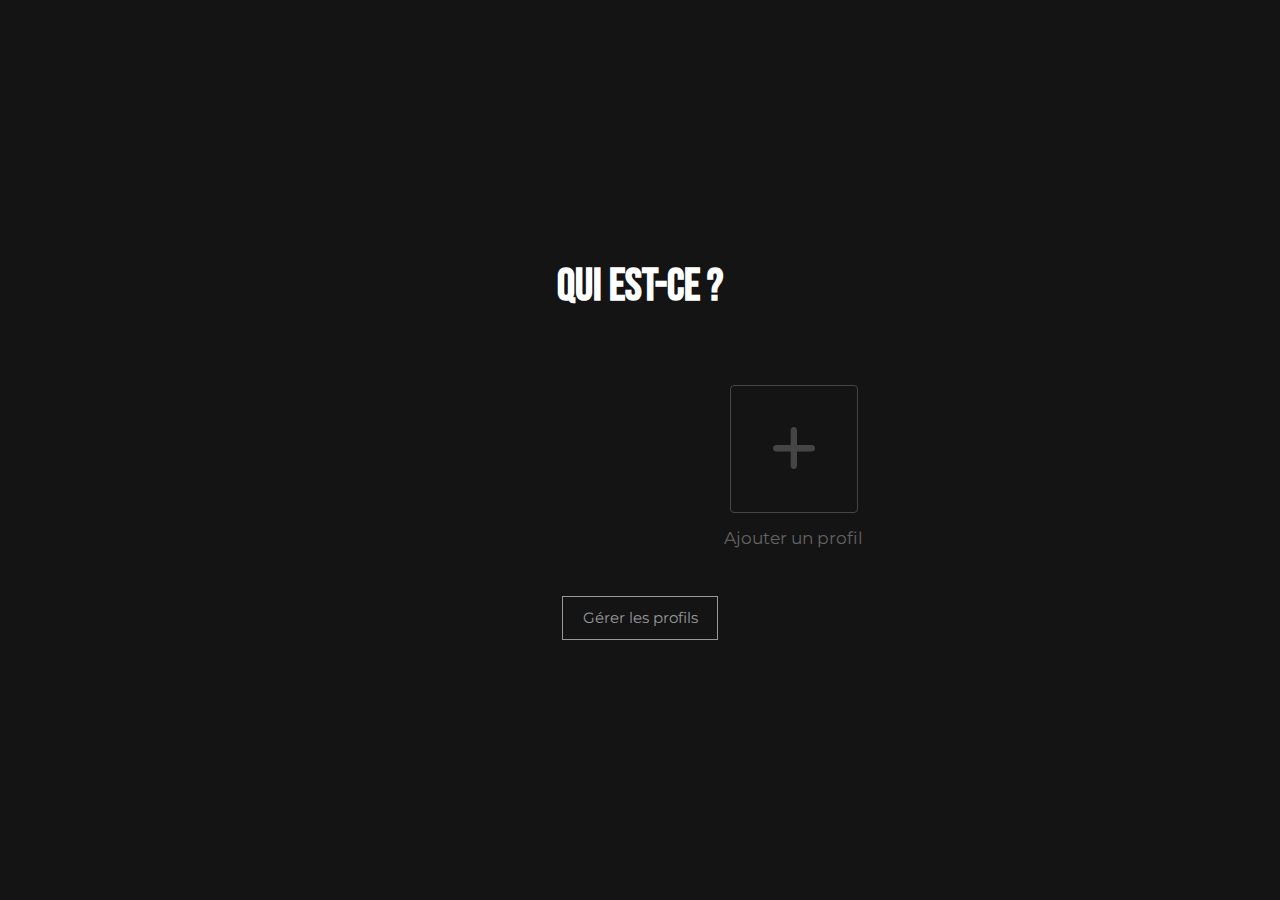
<file: index.html>
<!DOCTYPE html>
<html lang="fr">
<head>
    <meta charset="UTF-8">
    <meta name="viewport" content="width=device-width, initial-scale=1.0">
    <title>Maël Barbe | Développeur Web & Application</title>
    <link rel="stylesheet" href="css/main.css">
    <link rel="stylesheet" href="https://cdnjs.cloudflare.com/ajax/libs/font-awesome/6.4.0/css/all.min.css">
    <link rel="preconnect" href="https://fonts.googleapis.com">
    <link rel="preconnect" href="https://fonts.gstatic.com" crossorigin>
    <link href="https://fonts.googleapis.com/css2?family=Bebas+Neue&family=Montserrat:wght@400;500;600;700&display=swap" rel="stylesheet">
    <style>
        /* Intro animation styles */
        .netflix-intro {
            position: fixed;
            top: 0;
            left: 0;
            width: 100%;
            height: 100vh;
            background-color: black;
            display: flex;
            justify-content: center;
            align-items: center;
            z-index: 9999;
        }
        .netflix-intro .letter {
            color: #e50914;
            font-size: 25vw;
            font-weight: 700;
            text-shadow: 0 0 10px rgba(229, 9, 20, 0.5);
            animation: netflixIntro 4s ease-out forwards;
            opacity: 0;
            transform: scale(1.5);
        }
        @keyframes netflixIntro {
            0% {
                opacity: 0;
                transform: scale(1.5);
            }
            20% {
                opacity: 1;
                transform: scale(1);
            }
            80% {
                opacity: 1;
                transform: scale(1);
            }
            100% {
                opacity: 0;
                transform: scale(0.8);
            }
        }
        .netflix-intro .shine {
            position: absolute;
            top: 0;
            left: 0;
            width: 100%;
            height: 100%;
            background: linear-gradient(90deg, 
                transparent 0%, 
                rgba(255, 255, 255, 0.1) 40%, 
                rgba(255, 255, 255, 0.3) 50%, 
                rgba(255, 255, 255, 0.1) 60%, 
                transparent 100%);
            animation: shine 2s ease-in-out 1s;
            opacity: 0;
            transform: skewX(-20deg);
        }
        @keyframes shine {
            0% {
                opacity: 0;
                transform: translateX(-100%) skewX(-20deg);
            }
            100% {
                opacity: 1;
                transform: translateX(100%) skewX(-20deg);
            }
        }
        .loader {
            position: absolute;
            bottom: 20%;
            width: 100%;
            text-align: center;
            color: #fff;
            font-size: 1rem;
            opacity: 0;
            animation: fadeIn 2s ease-in 1s forwards;
        }
        @keyframes fadeIn {
            0% {
                opacity: 0;
            }
            100% {
                opacity: 1;
            }
        }
        .loader__bar {
            width: 200px;
            height: 3px;
            background: rgba(255, 255, 255, 0.2);
            margin: 10px auto;
            position: relative;
            overflow: hidden;
            border-radius: 3px;
        }
        .loader__progress {
            position: absolute;
            top: 0;
            left: 0;
            height: 100%;
            width: 0;
            background: #e50914;
            animation: loading 3s ease-in-out forwards;
        }
        @keyframes loading {
            0% {
                width: 0;
            }
            100% {
                width: 100%;
            }
        }

        /* Animation M */
        .m-intro {
            position: fixed;
            top: 0;
            left: 0;
            width: 100%;
            height: 100vh;
            background-color: black;
            display: flex;
            justify-content: center;
            align-items: center;
            z-index: 9999;
        }

        .m-intro__letter {
            color: #e50914;
            font-family: "Bebas Neue", sans-serif;
            font-size: 25vw;
            font-weight: 700;
            text-shadow: 0 0 10px rgba(229, 9, 20, 0.5);
            animation: mIntro 4s ease-out forwards;
            opacity: 0;
            transform: scale(1.5);
        }

        .m-intro__shine {
            position: absolute;
            top: 0;
            left: 0;
            width: 100%;
            height: 100%;
            background: linear-gradient(90deg, 
                transparent 0%, 
                rgba(255, 255, 255, 0.1) 40%, 
                rgba(255, 255, 255, 0.3) 50%, 
                rgba(255, 255, 255, 0.1) 60%, 
                transparent 100%);
            animation: shine 2s ease-in-out 1s;
            opacity: 0;
            transform: skewX(-20deg);
        }

        @keyframes mIntro {
            0% {
                opacity: 0;
                transform: scale(1.5);
            }
            20% {
                opacity: 1;
                transform: scale(1);
            }
            80% {
                opacity: 1;
                transform: scale(1);
            }
            100% {
                opacity: 0;
                transform: scale(0.8);
            }
        }

        /* Styles pour la page de sélection de profil Netflix */
        .profiles-container {
            position: fixed;
            top: 0;
            left: 0;
            width: 100%;
            height: 100vh;
            background-color: #141414;
            display: flex;
            flex-direction: column;
            justify-content: center;
            align-items: center;
            padding: 20px;
            z-index: 9990;
        }
        
        .profiles-title {
            font-size: 3.5vw;
            color: #fff;
            margin-bottom: 4vw;
            text-align: center;
            font-family: "Bebas Neue", sans-serif;
        }
        
        .profiles-list {
            display: flex;
            justify-content: center;
            flex-wrap: wrap;
            gap: 2vw;
            max-width: 1200px;
        }
        
        .profile {
            text-align: center;
            cursor: pointer;
            transition: all 0.3s ease;
            opacity: 0;
            transform: translateY(20px);
            animation: fadeInProfile 0.5s ease forwards;
        }
        
        @keyframes fadeInProfile {
            from {
                opacity: 0;
                transform: translateY(20px);
            }
            to {
                opacity: 1;
                transform: translateY(0);
            }
        }
        
        .profile:nth-child(2) { animation-delay: 0.1s; }
        .profile:nth-child(3) { animation-delay: 0.2s; }
        .profile:nth-child(4) { animation-delay: 0.3s; }
        .profile:nth-child(5) { animation-delay: 0.4s; }
        
        .profile:hover {
            transform: scale(1.1);
        }
        
        .profile:hover .profile-avatar {
            border: 3px solid white;
        }
        
        .profile-avatar {
            width: 10vw;
            height: 10vw;
            max-width: 200px;
            max-height: 200px;
            min-width: 84px;
            min-height: 84px;
            border-radius: 4px;
            overflow: hidden;
            margin-bottom: 1vw;
            border: 3px solid transparent;
            transition: all 0.3s ease;
            display: flex;
            align-items: center;
            justify-content: center;
            background-color: #333;
            color: #e50914;
            font-size: 5vw;
            font-weight: bold;
        }
        
        .profile-avatar img {
            width: 100%;
            height: 100%;
            object-fit: cover;
        }
        
        .profile-name {
            color: #999;
            font-size: 1.3vw;
            transition: all 0.3s ease;
        }
        
        .profile:hover .profile-name {
            color: white;
        }
        
        .add-profile {
            display: flex;
            flex-direction: column;
            align-items: center;
            opacity: 0.6;
            transition: all 0.3s ease;
        }
        
        .add-profile:hover {
            opacity: 1;
        }
        
        .add-profile .profile-avatar {
            display: flex;
            align-items: center;
            justify-content: center;
            background-color: transparent;
            border: 1px solid #666;
        }
        
        .add-profile .profile-avatar i {
            font-size: 4vw;
            color: #666;
        }
        
        .add-profile:hover .profile-avatar {
            border-color: #999;
        }
        
        .manage-profiles {
            margin-top: 5vw;
            padding: 0.7vw 1.5vw;
            background: transparent;
            color: #999;
            border: 1px solid #999;
            font-size: 1.2vw;
            cursor: pointer;
            transition: all 0.3s ease;
        }
        
        .manage-profiles:hover {
            color: white;
            border-color: white;
        }
        
        .profile-avatar.mb {
            background: #e50914;
            color: white;
        }
        
        @media (max-width: 768px) {
            .profiles-title {
                font-size: 24px;
                margin-bottom: 32px;
            }
            
            .profile-avatar {
                width: 84px;
                height: 84px;
                margin-bottom: 8px;
            }
            
            .profile-name {
                font-size: 14px;
            }
            
            .manage-profiles {
                margin-top: 40px;
                padding: 8px 16px;
                font-size: 14px;
            }
            
            .profile-avatar .mb {
                font-size: 32px;
            }
            
            .add-profile .profile-avatar i {
                font-size: 24px;
            }
        }
        
        /* Animation de fondu pour l'effet de transition entre pages */
        .fade-out {
            animation: fadeOut 0.5s ease forwards;
        }
        
        @keyframes fadeOut {
            from { opacity: 1; }
            to { opacity: 0; }
        }

        /* Styles pour la section d'expérience style Netflix */
        .experience {
            padding: 64px 0;
            background-color: #1f1f1f;
        }

        .experience-card {
            background-color: rgba(30, 30, 30, 0.95);
            border-radius: 8px;
            padding: 24px;
            box-shadow: 0 10px 20px rgba(0, 0, 0, 0.3);
            max-width: 900px;
            margin: 0 auto;
            overflow: hidden;
            transition: transform 0.3s ease, box-shadow 0.3s ease;
        }

        .experience-card:hover {
            transform: translateY(-5px);
            box-shadow: 0 15px 30px rgba(0, 0, 0, 0.4);
        }

        .experience-card__header {
            display: flex;
            justify-content: space-between;
            align-items: flex-start;
            margin-bottom: 20px;
        }

        .experience-card__title-area {
            display: flex;
            flex-direction: column;
        }

        .experience-card__title {
            font-size: 38px;
            font-weight: 700;
            margin-bottom: 8px;
            color: #fff;
            font-family: "Bebas Neue", sans-serif;
        }

        .experience-card__match {
            display: inline-block;
            color: #46d369;
            font-weight: bold;
            font-size: 14px;
        }

        .experience-card__rating {
            color: #e50914;
            font-size: 18px;
        }

        .experience-card__rating i {
            margin-left: 2px;
        }

        .experience-card__meta {
            display: flex;
            align-items: center;
            gap: 12px;
            margin-bottom: 16px;
            font-size: 14px;
            color: #b3b3b3;
        }

        .experience-card__meta span::after {
            content: "•";
            margin-left: 12px;
        }

        .experience-card__meta span:last-child::after {
            display: none;
        }

        .experience-card__year {
            color: #fff;
            font-weight: 500;
        }

        .experience-card__synopsis {
            color: #b3b3b3;
            font-size: 16px;
            line-height: 1.6;
            margin-bottom: 16px;
            padding-bottom: 16px;
            border-bottom: 1px solid rgba(255, 255, 255, 0.1);
        }

        .experience-card__tags {
            display: flex;
            flex-wrap: wrap;
            gap: 10px;
            margin-bottom: 20px;
        }

        .experience-card__tags span {
            color: #b3b3b3;
            font-size: 13px;
        }

        .experience-card__tags span::after {
            content: "•";
            margin-left: 10px;
        }

        .experience-card__tags span:last-child::after {
            display: none;
        }

        .experience-card__skills {
            display: grid;
            grid-template-columns: repeat(auto-fill, minmax(300px, 1fr));
            gap: 12px;
        }

        .experience-card__skill {
            display: flex;
            align-items: center;
            gap: 12px;
            padding: 10px 0;
        }

        .experience-card__skill i {
            color: #e50914;
            font-size: 20px;
            min-width: 24px;
            text-align: center;
        }

        .experience-card__skill span {
            color: #ffffff;
            font-size: 14px;
        }

        @media (max-width: 768px) {
            .experience-card__header {
                flex-direction: column;
            }

            .experience-card__rating {
                margin-top: 10px;
            }

            .experience-card__meta {
                flex-wrap: wrap;
            }

            .experience-card__skills {
                grid-template-columns: 1fr;
            }

            .experience-card__title {
                font-size: 32px;
            }
        }

        /* Styles pour les cartes de projets style Netflix */
        .netflix-card {
            position: relative;
            border-radius: 4px;
            overflow: hidden;
            cursor: pointer;
            transition: all 0.3s ease;
            margin: 8px;
            height: 170px;
            background-color: #1a1a1a;
            box-shadow: 0 2px 10px rgba(0, 0, 0, 0.3);
        }

        .netflix-card__image {
            width: 100%;
            height: 100%;
            overflow: hidden;
            position: relative;
        }

        .netflix-card__placeholder {
            width: 100%;
            height: 100%;
            display: flex;
            align-items: center;
            justify-content: center;
            background: linear-gradient(to bottom right, #333, #1a1a1a);
        }

        .netflix-card__placeholder i {
            font-size: 3rem;
            color: #e50914;
        }

        .netflix-card__overlay {
            position: absolute;
            top: 0;
            left: 0;
            width: 100%;
            height: 100%;
            background: linear-gradient(to top, rgba(0, 0, 0, 0.9) 0%, rgba(0, 0, 0, 0.5) 60%, rgba(0, 0, 0, 0.2) 100%);
            opacity: 0;
            transition: opacity 0.3s ease;
            display: flex;
            flex-direction: column;
            justify-content: flex-end;
            padding: 16px;
        }

        .netflix-card__content {
            transform: translateY(10px);
            transition: transform 0.3s ease;
        }

        .netflix-card__github {
            position: absolute;
            top: 10px;
            right: 10px;
            width: 30px;
            height: 30px;
            border-radius: 50%;
            background: rgba(0, 0, 0, 0.7);
            display: flex;
            align-items: center;
            justify-content: center;
            color: #fff;
            font-size: 16px;
            opacity: 0;
            transition: opacity 0.3s ease, transform 0.3s ease;
        }

        .netflix-card:hover {
            transform: scale(1.4) translateZ(0);
            z-index: 10;
        }

        .netflix-card:hover .netflix-card__overlay {
            opacity: 1;
        }

        .netflix-card:hover .netflix-card__content {
            transform: translateY(0);
        }

        .netflix-card:hover .netflix-card__github {
            opacity: 1;
        }

        .netflix-card__tech {
            display: flex;
            flex-wrap: wrap;
            gap: 5px;
            margin-bottom: 8px;
        }

        .netflix-card__tech span {
            padding: 2px 6px;
            border-radius: 12px;
            font-size: 10px;
            background: rgba(229, 9, 20, 0.7);
            color: #fff;
        }

        .netflix-card__description {
            font-size: 11px;
            color: #b3b3b3;
            margin-bottom: 8px;
            overflow: hidden;
            text-overflow: ellipsis;
            display: -webkit-box;
            -webkit-line-clamp: 2;
            -webkit-box-orient: vertical;
        }

        .netflix-card--featured {
            height: 500px; /* Increased height for more space */
        }

        .netflix-card--featured .netflix-card__overlay {
            background: linear-gradient(90deg, rgba(0, 0, 0, 0.8) 0%, rgba(0, 0, 0, 0.6) 50%, rgba(0, 0, 0, 0.4) 100%);
            padding: 24px;
            justify-content: center;
        }

        .netflix-card--featured .netflix-card__title {
            font-size: 26px;
            margin-bottom: 12px;
        }

        .netflix-card--featured .netflix-card__description {
            font-size: 1.2rem; /* Larger font size for better readability */
            -webkit-line-clamp: 10; /* Allow more lines for text */
            margin-bottom: 16px;
        }

        .netflix-card--featured .netflix-card__tech span {
            font-size: 12px;
        }

        .netflix-card--featured .netflix-card__tags {
            display: flex;
            flex-wrap: wrap;
            gap: 12px;
            margin-top: 12px;
            margin-bottom: 16px;
        }

        .netflix-card--featured .netflix-card__tags span {
            color: #b3b3b3;
            position: relative;
        }

        .netflix-card--featured .netflix-card__tags span:not(:last-child)::after {
            content: "•";
            position: absolute;
            right: -8px;
        }

        .netflix-play-btn {
            display: flex;
            align-items: center;
            gap: 8px;
            background: #fff;
            color: #000;
            padding: 8px 20px;
            border-radius: 4px;
            font-weight: bold;
            text-decoration: none;
            transition: all 0.3s ease;
            font-size: 14px;
        }

        .netflix-play-btn:hover {
            background: #e50914; /* Red hover color */
            color: #fff; /* Ensure text remains visible */
        }

        .netflix-play-btn i {
            font-size: 16px;
        }

        .netflix-info-btn {
            display: flex;
            align-items: center;
            gap: 8px;
            background: rgba(255, 255, 255, 0.3);
            color: #fff;
            padding: 8px 20px;
            border-radius: 4px;
            font-weight: bold;
            text-decoration: none;
            transition: all 0.3s ease;
            font-size: 14px;
        }

        .netflix-info-btn:hover {
            background: #e50914; /* Red hover color */
            color: #fff; /* Ensure text remains visible */
        }

        /* Adjustments for Netflix-style project cards */
        .netflix-row__container {
            display: flex;
            flex-wrap: wrap; /* Allow wrapping of cards */
            gap: 16px; /* Add spacing between cards */
            justify-content: center; /* Center the cards */
            overflow: visible; /* Ensure cards are not clipped */
            position: relative; /* Required for z-index on hover */
        }

        .netflix-card {
            width: 350px; /* Increased width */
            height: 220px; /* Increased height */
            font-size: 1.1rem; /* Increased font size for better readability */
        }

        .netflix-card__description {
            font-size: 1rem; /* Increased description font size */
            -webkit-line-clamp: 3; /* Allow more lines for better readability */
        }

        .netflix-card__tech span {
            font-size: 0.9rem; /* Increased tech tag font size */
            padding: 4px 8px; /* Adjusted padding for better visibility */
        }

        .netflix-card--featured {
            height: 420px; /* Increased height for featured cards */
        }

        .netflix-card--featured .netflix-card__description {
            font-size: 1.2rem; /* Larger font size for featured card descriptions */
            -webkit-line-clamp: 7; /* Allow more lines for featured cards */
        }

        .netflix-card--featured .netflix-card__tech span {
            font-size: 1rem; /* Larger font size for featured card tech tags */
        }

        @media (max-width: 768px) {
            .netflix-card:hover {
                transform: none; /* Disable zoom on smaller screens */
            }
        }

        /* Styles pour les étiquettes de compétences */
        .skills__tags {
            display: flex;
            flex-wrap: wrap;
            gap: 12px;
            margin-top: 16px;
        }
        
        .skills__tag {
            background-color: rgba(229, 9, 20, 0.8);
            color: white;
            padding: 10px 16px;
            border-radius: 25px;
            font-size: 14px;
            font-weight: 500;
            transition: all 0.3s ease;
            box-shadow: 0 2px 8px rgba(229, 9, 20, 0.3);
        }
        
        .skills__tag:hover {
            transform: translateY(-3px);
            box-shadow: 0 4px 12px rgba(229, 9, 20, 0.5);
            background-color: #e50914;
        }
        
        @media (max-width: 768px) {
            .skills__tags {
                gap: 8px;
            }
            
            .skills__tag {
                font-size: 12px;
                padding: 8px 12px;
            }
        }
    </style>
</head>
<body>
    <!-- Écran de sélection de profil (style Netflix) -->
    <div class="profiles-container" id="profiles-screen">
        <h1 class="profiles-title">Qui est-ce ?</h1>
        
        <div class="profiles-list">
            <!-- Profil principal -->
            <div class="profile" onclick="selectProfile('Maël Barbe')">
                <div class="profile-avatar mb">
                    <span>MB</span>
                </div>
                <div class="profile-name">Maël Barbe</div>
            </div>
            
            <!-- Profils supplémentaires (exemples) -->
            <div class="profile" onclick="selectProfile('Invité')">
                <div class="profile-avatar">
                    <i class="fas fa-user"></i>
                </div>
                <div class="profile-name">Invité</div>
            </div>
            
            <!-- Bouton Ajouter un profil -->
            <div class="profile add-profile">
                <div class="profile-avatar">
                    <i class="fas fa-plus"></i>
                </div>
                <div class="profile-name">Ajouter un profil</div>
            </div>
        </div>
        
        <button class="manage-profiles">Gérer les profils</button>
    </div>

    <!-- M Intro Animation -->
    <div class="m-intro" id="m-intro" style="display: none;">
        <div class="m-intro__letter">M</div>
        <div class="m-intro__shine"></div>
    </div>

    <!-- Main content -->
    <div id="main-content" style="display: none;">
        <!-- Header avec navigation -->
        <header class="header">
            <div class="header__logo">
                <a href="index.html" class="logo netflix-title-animation">MB</a>
            </div>
            <nav class="nav">
                <ul class="nav__list">
                    <li class="nav__item"><a href="index.html" class="nav__link active">Accueil</a></li>
                    <li class="nav__item"><a href="projets.html" class="nav__link">Projets</a></li>
                    <li class="nav__item"><a href="reseaux.html" class="nav__link">Réseaux</a></li>
                    <li class="nav__item"><a href="carte-numerique.html" class="nav__link">Carte Numérique</a></li>
                </ul>
            </nav>
            <div class="hamburger">
                <span></span>
                <span></span>
                <span></span>
            </div>
        </header>

        <!-- Hero section -->
        <section class="hero">
            <div class="hero__content">
                <div class="hero__titles parallax-element" data-speed="0.1">
                    <h1 class="hero__name">Maël Barbe</h1>
                    <h2 class="hero__job">Développeur Web & Application</h2>
                    <p class="hero__tagline">Passionné de Technologie et d'Innovation</p>
                </div>
                <div class="hero__cta">
                    <a href="#about" class="btn btn--primary btn--glow">En savoir plus</a>
                    <a href="projets.html" class="btn btn--secondary">Voir mes projets</a>
                </div>
            </div>
            <div class="hero__bg parallax-element" data-speed="-0.05">
                <div class="hero__overlay"></div>
            </div>
            
            <!-- Indicateur de défilement -->
            <div class="scroll-indicator animate--bounce">
                <i class="fas fa-chevron-down scroll-indicator__icon"></i>
            </div>
        </section>

        <!-- Catégories populaires (style Netflix) -->
        <section class="netflix-categories">
            <div class="container">
                <h2 class="netflix-categories__title">Mes compétences</h2>
                <div class="film-strip" data-speed="30">
                    <div class="film-strip__container">
                        <div class="film-strip__item">
                            <div class="skill-card">
                                <i class="fab fa-html5"></i>
                                <span>HTML5</span>
                            </div>
                        </div>
                        <div class="film-strip__item">
                            <div class="skill-card">
                                <i class="fab fa-css3-alt"></i>
                                <span>CSS3</span>
                            </div>
                        </div>
                        <div class="film-strip__item">
                            <div class="skill-card">
                                <i class="fab fa-js"></i>
                                <span>JavaScript</span>
                            </div>
                        </div>
                        <div class="film-strip__item">
                            <div class="skill-card">
                                <i class="fab fa-react"></i>
                                <span>React.js</span>
                            </div>
                        </div>
                        <div class="film-strip__item">
                            <div class="skill-card">
                                <i class="fab fa-node-js"></i>
                                <span>Node.js</span>
                            </div>
                        </div>
                        <div class="film-strip__item">
                            <div class="skill-card">
                                <i class="fab fa-bootstrap"></i>
                                <span>Bootstrap</span>
                            </div>
                        </div>
                        <div class="film-strip__item">
                            <div class="skill-card">
                                <i class="fab fa-sass"></i>
                                <span>SASS</span>
                            </div>
                        </div>
                        <div class="film-strip__item">
                            <div class="skill-card">
                                <i class="fab fa-php"></i>
                                <span>PHP</span>
                            </div>
                        </div>
                        <div class="film-strip__item">
                            <div class="skill-card">
                                <i class="fab fa-github"></i>
                                <span>Git & Github</span>
                            </div>
                        </div>
                    </div>
                </div>
            </div>
        </section>

        <!-- About section -->
        <section id="about" class="about">
            <div class="container">
                <div class="about__content">
                    <div class="about__text scroll-reveal">
                        <h2 class="section-title">Salut ! Je suis <span>Maël</span></h2>
                        <p class="about__description">
                            Je suis un développeur web passionné, actuellement étudiant à l'EFREI. J'adore créer des projets dynamiques et innovants, tout en garantissant des solutions modernes, optimisées, et une expérience utilisateur fluide.
                        </p>
                        <div class="about__cards">
                            <div class="card card--flip netflix-zoom">
                                <div class="card__inner">
                                    <div class="card__front">
                                        <i class="fas fa-code"></i>
                                        <h3>Création de sites web</h3>
                                    </div>
                                    <div class="card__back">
                                        <p>HTML, CSS, JavaScript</p>
                                    </div>
                                </div>
                            </div>
                            <div class="card card--flip netflix-zoom">
                                <div class="card__inner">
                                    <div class="card__front">
                                        <i class="fas fa-laptop-code"></i>
                                        <h3>Applications web</h3>
                                    </div>
                                    <div class="card__back">
                                        <p>Fonctionnalités dynamiques et réactives</p>
                                    </div>
                                </div>
                            </div>
                            <div class="card card--flip netflix-zoom">
                                <div class="card__inner">
                                    <div class="card__front">
                                        <i class="fas fa-lock"></i>
                                        <h3>Authentification</h3>
                                    </div>
                                    <div class="card__back">
                                        <p>Sécurité et gestion des utilisateurs</p>
                                    </div>
                                </div>
                            </div>
                            <div class="card card--flip netflix-zoom">
                                <div class="card__inner">
                                    <div class="card__front">
                                        <i class="fas fa-paint-brush"></i>
                                        <h3>Optimisation UX/UI</h3>
                                    </div>
                                    <div class="card__back">
                                        <p>Design centré sur l'utilisateur</p>
                                    </div>
                                </div>
                            </div>
                            <div class="card card--flip netflix-zoom">
                                <div class="card__inner">
                                    <div class="card__front">
                                        <i class="fas fa-mobile-alt"></i>
                                        <h3>Responsive Design</h3>
                                    </div>
                                    <div class="card__back">
                                        <p>Adaptation pour une expérience mobile parfaite</p>
                                    </div>
                                </div>
                            </div>
                        </div>
                    </div>
                    <div class="about__image scroll-reveal animate--delay-2">
                        <div class="profile-frame glare-effect">
                            <!-- Remplacez par votre photo -->
                            <div class="profile-placeholder">
                                <img src="media/photoProfile.jpg" alt="Photo de Maël Barbe" class="profile-image">
                            </div>
                        </div>
                    </div>
                </div>
            </div>
        </section>

        <!-- Experience section -->
        <section class="experience">
            <div class="container">
                <h2 class="section-title">Expérience</h2>
                <div class="experience-card">
                    <div class="experience-card__header">
                        <div class="experience-card__title-area">
                            <h3 class="experience-card__title">EFREI</h3>
                            <span class="experience-card__match">100% recommandé</span>
                        </div>
                        <div class="experience-card__rating">
                            <i class="fas fa-star"></i>
                            <i class="fas fa-star"></i>
                            <i class="fas fa-star"></i>
                            <i class="fas fa-star"></i>
                            <i class="fas fa-star"></i>
                        </div>
                    </div>
                    <div class="experience-card__meta">
                        <span class="experience-card__year">2023 - Présent</span>
                        <span class="experience-card__duration">EFREI Paris</span>
                        <span class="experience-card__category">Formation en Ingénierie Numérique et Informatique</span>
                    </div>
                    <div class="experience-card__synopsis">
                        <p>En tant qu'étudiant passionné, je me spécialise dans le développement web et application, perfectionnant mes compétences techniques et créatives.</p>
                    </div>
                    <div class="experience-card__tags">
                        <span>Développement Web</span>
                        <span>Application</span>
                        <span>UI/UX Design</span>
                        <span>Programmation</span>
                    </div>
                    <div class="experience-card__skills">
                        <div class="experience-card__skill">
                            <i class="fas fa-code"></i>
                            <span>Création de sites web sur mesure (HTML, CSS, JavaScript)</span>
                        </div>
                        <div class="experience-card__skill">
                            <i class="fas fa-laptop-code"></i>
                            <span>Développement d'applications web interactives</span>
                        </div>
                        <div class="experience-card__skill">
                            <i class="fas fa-lock"></i>
                            <span>Intégration de systèmes d'authentification</span>
                        </div>
                        <div class="experience-card__skill">
                            <i class="fas fa-paint-brush"></i>
                            <span>Optimisation de l'expérience utilisateur (UX/UI)</span>
                        </div>
                        <div class="experience-card__skill">
                            <i class="fas fa-mobile-alt"></i>
                            <span>Adaptation de sites pour mobiles (Responsive Design)</span>
                        </div>
                    </div>
                </div>
            </div>
        </section>

        <!-- Featured Projects section (style Netflix) -->
        <section class="featured-projects">
            <div class="container">
                <h2 class="section-title netflix-title-animation">Projets à la une</h2>
                
                <!-- Projet en vedette -->
                <div class="netflix-row">
                    <h3 class="netflix-row__title">Projet en cours</h3>
                    <div class="netflix-row__container">
                        <div class="netflix-card netflix-card--featured">
                            <div class="netflix-card__image">
                                <div class="netflix-card__placeholder">
                                    <i class="fas fa-headphones"></i>
                                </div>
                                <a href="https://github.com/username/audyo" target="_blank" class="netflix-card__github">
                                    <i class="fab fa-github"></i>
                                </a>
                                <div class="netflix-card__overlay">
                                    <div class="netflix-card__content">
                                        <h4>Audyo</h4>
                                        <div class="netflix-card__tech">
                                            <span>React.js</span>
                                            <span>Node.js</span>
                                            <span>IA</span>
                                        </div>
                                        <div class="netflix-card__tags">
                                            <span>Web App</span>
                                            <span>Audio</span>
                                            <span>Intelligence Artificielle</span>
                                        </div>
                                        <p class="netflix-card__description">Audyo est un projet innovant visant à faciliter la création, l'édition et la diffusion de contenu audio à partir de texte, grâce à l'intelligence artificielle. Il s'adresse à tous ceux qui veulent produire rapidement des podcasts, voix off, ou récits audio sans compétences techniques avancées.</p>
                                        <div style="display: flex; gap: 12px; margin-top: 16px;">
                                            <a href="#" class="netflix-play-btn">
                                                <i class="fas fa-headphones"></i> Découvrir
                                            </a>
                                            <a href="#" class="netflix-info-btn">
                                                <i class="fas fa-info-circle"></i> Plus d'infos
                                            </a>
                                        </div>
                                    </div>
                                </div>
                            </div>
                        </div>
                    </div>
                </div>
        
                <!-- Projets récents -->
                <div class="netflix-row">
                    <h3 class="netflix-row__title">Mes projets récents</h3>
                    <div class="netflix-row__container">
                        <!-- Projet Minecraft YMT -->
                        <div class="netflix-card">
                            <div class="netflix-card__image">
                                <div class="netflix-card__placeholder">
                                    <i class="fas fa-gamepad"></i>
                                </div>
                                <a href="https://github.com/Traxxouu/minecraft-ymt-site" target="_blank" class="netflix-card__github">
                                    <i class="fab fa-github"></i>
                                </a>
                                <div class="netflix-card__overlay">
                                    <div class="netflix-card__content">
                                        <h4>Minecraft YMT</h4>
                                        <div class="netflix-card__tech">
                                            <span>HTML</span>
                                            <span>CSS</span>
                                            <span>JavaScript</span>
                                        </div>
                                        <p class="netflix-card__description">Site web officiel du serveur Minecraft YMT avec présentation, règlement et FAQ. Interface intuitive pour tous les joueurs.</p>
                                        <a href="https://minecraft-ymt.netlify.app" target="_blank" class="netflix-play-btn">
                                            <i class="fas fa-external-link-alt"></i> Visiter
                                        </a>
                                    </div>
                                </div>
                            </div>
                        </div>
                        
                        <!-- Projet Coche -->
                        <div class="netflix-card">
                            <div class="netflix-card__image">
                                <div class="netflix-card__placeholder">
                                    <i class="fas fa-tasks"></i>
                                </div>
                                <a href="https://github.com/Traxxouu/Projet-Coche" target="_blank" class="netflix-card__github">
                                    <i class="fab fa-github"></i>
                                </a>
                                <div class="netflix-card__overlay">
                                    <div class="netflix-card__content">
                                        <h4>Projet Coche</h4>
                                        <div class="netflix-card__tech">
                                            <span>PHP</span>
                                            <span>MySQL</span>
                                            <span>HTML/CSS</span>
                                        </div>
                                        <p class="netflix-card__description">Site de gestion de tâches avec authentification sécurisée et interface interactive. Optimisé pour mobile et desktop.</p>
                                        <a href="https://coche.rf.gd/?i=2" target="_blank" class="netflix-play-btn">
                                            <i class="fas fa-external-link-alt"></i> Visiter
                                        </a>
                                    </div>
                                </div>
                            </div>
                        </div>
                        
                        <!-- SpotiClock -->
                        <div class="netflix-card">
                            <div class="netflix-card__image">
                                <div class="netflix-card__placeholder">
                                    <i class="fas fa-clock"></i>
                                </div>
                                <a href="https://github.com/Traxxouu/SpotifyAlarm" target="_blank" class="netflix-card__github">
                                    <i class="fab fa-github"></i>
                                </a>
                                <div class="netflix-card__overlay">
                                    <div class="netflix-card__content">
                                        <h4>SpotiClock</h4>
                                        <div class="netflix-card__tech">
                                            <span>Python</span>
                                            <span>Tkinter</span>
                                            <span>API Spotify</span>
                                        </div>
                                        <p class="netflix-card__description">Application de bureau qui vous réveille avec vos playlists Spotify préférées. Interface intuitive et facile à configurer.</p>
                                        <a href="https://drive.google.com/drive/folders/1054aag31PHzy6whlDiGdEQSxHx3ira6K" target="_blank" class="netflix-play-btn">
                                            <i class="fas fa-download"></i> Télécharger
                                        </a>
                                    </div>
                                </div>
                            </div>
                        </div>
                    </div>
                </div>
                
                <!-- Projets web -->

                
                <div class="netflix-cta">
                    <a href="projets.html" class="btn btn--large btn--primary">Voir tous mes projets</a>
                </div>
            </div>
        </section>

        <!-- Skills section -->
        <section class="skills">
            <div class="container">
                <h2 class="section-title">Compétences</h2>
                <div class="skills__grid">
                    <div class="skills__category scroll-reveal">
                        <h3>Langages</h3>
                        <div class="skills__tags">
                            <span class="skills__tag">HTML</span>
                            <span class="skills__tag">CSS</span>
                            <span class="skills__tag">JavaScript</span>
                            <span class="skills__tag">PHP</span>
                            <span class="skills__tag">Python</span>
                            <span class="skills__tag">SQL</span>
                        </div>
                    </div>
                    <div class="skills__category scroll-reveal animate--delay-2">
                        <h3>Frameworks & Outils</h3>
                        <div class="skills__tags">
                            <span class="skills__tag">React.js</span>
                            <span class="skills__tag">Node.js</span>
                            <span class="skills__tag">Bootstrap</span>
                            <span class="skills__tag">Tailwind CSS</span>
                            <span class="skills__tag">Git & Github</span>
                            <span class="skills__tag">Docker</span>
                        </div>
                    </div>
                </div>
            </div>
        </section>

        <!-- Contact section -->
        <section class="contact">
            <div class="container">
                <h2 class="section-title">Contactez-moi</h2>
                <p class="contact__intro">Pour discuter de nouveaux projets ou collaborations, vous pouvez me contacter :</p>
                <div class="contact__methods">
                    <a href="mailto:pro.mael.dev@gmail.com" class="contact__method netflix-zoom">
                        <i class="fas fa-envelope"></i>
                        <span>Envoyer un e-mail</span>
                    </a>
                    <a href="https://www.linkedin.com/in/maël-barbe-745566309/" class="contact__method netflix-zoom" target="_blank">
                        <i class="fab fa-linkedin"></i>
                        <span>LinkedIn</span>
                    </a>
                </div>
            </div>
        </section>

        <!-- CTA Section (style Netflix) -->
        <section class="netflix-billboard">
            <div class="netflix-billboard__bg" style="background-image: url('assets/images/cta-bg.jpg');">
                <div class="netflix-billboard__overlay"></div>
            </div>
            <div class="container">
                <div class="netflix-billboard__content">
                    <h2 class="netflix-billboard__title">Prêt à collaborer ?</h2>
                    <p class="netflix-billboard__text">Travaillons ensemble pour donner vie à votre prochain projet</p>
                    <a href="mailto:pro.mael.dev@gmail.com" class="btn btn--large btn--primary btn--pulse">Commencer un projet</a>
                </div>
            </div>
        </section>

        <!-- Footer -->
        <footer class="footer">
            <div class="container">
                <div class="footer__content">
                    <div class="footer__logo">
                        <a href="index.html" class="logo">MB</a>
                        <p>Développeur Web & Application</p>
                    </div>
                    <div class="footer__social">
                        <a href="https://www.instagram.com/maelrls/" target="_blank"><i class="fab fa-instagram"></i></a>
                        <a href="https://github.com/Traxxouu" target="_blank"><i class="fab fa-github"></i></a>
                        <a href="https://www.linkedin.com/in/maël-barbe-745566309/" target="_blank"><i class="fab fa-linkedin"></i></a>
                    </div>
                    <div class="footer__copyright">
                        <p>&copy; 2025 Maël Barbe. Tous droits réservés.</p>
                    </div>
                </div>
            </div>
        </footer>

        <!-- Bouton Retour en haut -->
        <button class="scroll-top">
            <i class="fas fa-arrow-up"></i>
        </button>
    </div>

    <script>
        document.addEventListener('DOMContentLoaded', () => {
            // Vérifier si c'est la première visite
            const hasVisited = sessionStorage.getItem('hasVisited');
            const profilesScreen = document.getElementById('profiles-screen');
            const mIntro = document.getElementById('m-intro');
            const mainContent = document.getElementById('main-content');
            
            // Fonction pour sélectionner un profil
            window.selectProfile = function(profileName) {
                // Marquer que l'utilisateur a visité le site
                sessionStorage.setItem('hasVisited', 'true');
                
                // Stocker le profil sélectionné
                localStorage.setItem('selectedProfile', profileName);
                
                // Masquer l'écran de profils avec une animation
                profilesScreen.classList.add('fade-out');
                
                // Afficher l'animation M après un délai
                setTimeout(() => {
                    profilesScreen.style.display = 'none';
                    mIntro.style.display = 'flex';
                    
                    // Afficher le contenu principal après l'animation M
                    setTimeout(() => {
                        mIntro.style.display = 'none';
                        mainContent.style.display = 'block';
                    }, 4500); // Durée de l'animation M
                    
                }, 500); // Délai après la disparition de l'écran de profils
            };
            
            // Si l'utilisateur a déjà visité le site durant cette session,
            // passer directement au contenu principal
            if (hasVisited) {
                profilesScreen.style.display = 'none';
                mainContent.style.display = 'block';
            }
            
            // Le reste de votre code JavaScript
            const header = document.querySelector('.header');
            const hamburger = document.querySelector('.hamburger');
            const nav = document.querySelector('.nav');
            const scrollElements = document.querySelectorAll('.scroll-reveal');
            const scrollTopBtn = document.querySelector('.scroll-top');
            
            // Header scroll effect
            window.addEventListener('scroll', () => {
                if (window.scrollY > 50) {
                    header.classList.add('scrolled');
                } else {
                    header.classList.remove('scrolled');
                }
                
                // Reveal elements on scroll
                scrollElements.forEach(element => {
                    if (isElementInViewport(element)) {
                        element.classList.add('revealed');
                    }
                });
                
                // Show/hide scroll-to-top button
                if (window.scrollY > 300) {
                    scrollTopBtn.classList.add('visible');
                } else {
                    scrollTopBtn.classList.remove('visible');
                }
            });
            
            // Mobile menu toggle
            if (hamburger && nav) {
                hamburger.addEventListener('click', () => {
                    hamburger.classList.toggle('active');
                    nav.classList.toggle('active');
                    document.body.classList.toggle('nav-open');
                });
            }
            
            // Scroll to top button
            if (scrollTopBtn) {
                scrollTopBtn.addEventListener('click', () => {
                    window.scrollTo({
                        top: 0,
                        behavior: 'smooth'
                    });
                });
            }
            
            // Check if element is in viewport
            function isElementInViewport(element) {
                const rect = element.getBoundingClientRect();
                return (
                    rect.top <= (window.innerHeight || document.documentElement.clientHeight) * 0.8
                );
            }
            
            // Initialize scroll reveal
            scrollElements.forEach(element => {
                if (isElementInViewport(element)) {
                    element.classList.add('revealed');
                }
            });
        });
    </script>
    <script src="js/main.js"></script>
</body>
</html>
</file>
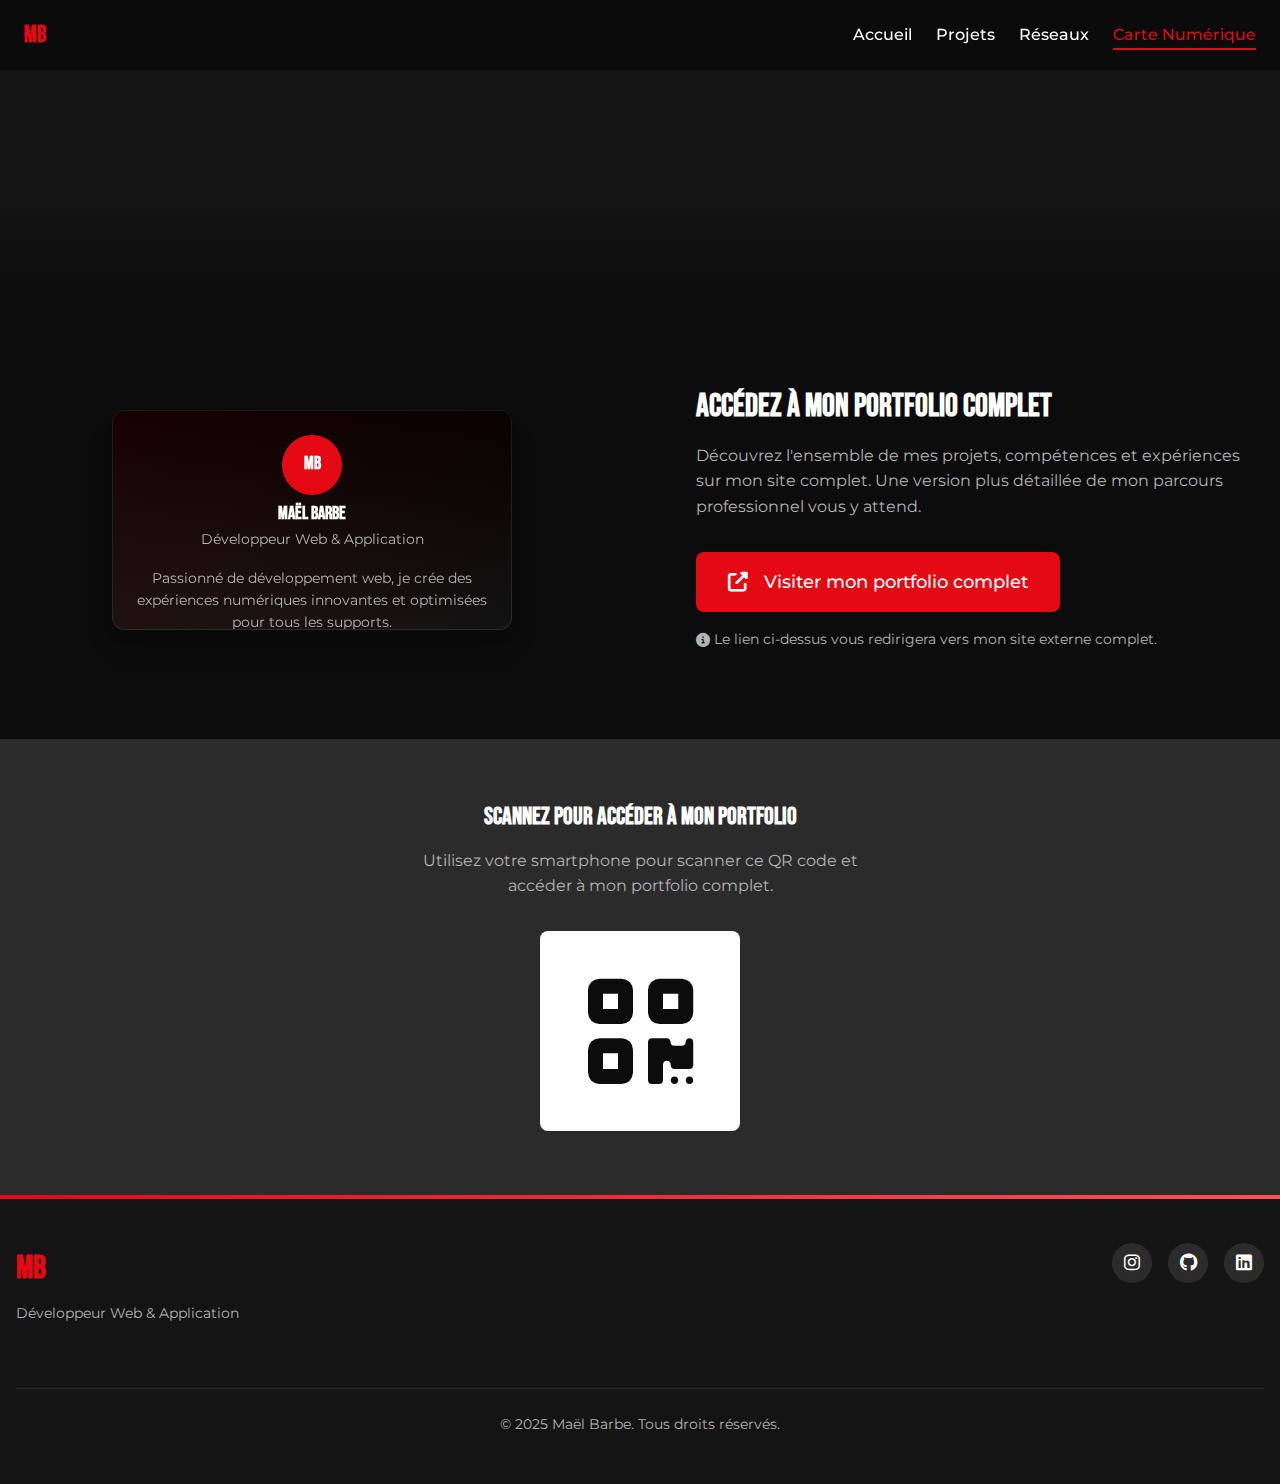
<file: carte-numerique.html>
<!DOCTYPE html>
<html lang="fr">
<head>
    <meta charset="UTF-8">
    <meta name="viewport" content="width=device-width, initial-scale=1.0">
    <title>Carte Numérique | Maël Barbe</title>
    <link rel="stylesheet" href="css/main.css">
    <link rel="stylesheet" href="https://cdnjs.cloudflare.com/ajax/libs/font-awesome/6.4.0/css/all.min.css">
    <link rel="preconnect" href="https://fonts.googleapis.com">
    <link rel="preconnect" href="https://fonts.gstatic.com" crossorigin>
    <link href="https://fonts.googleapis.com/css2?family=Bebas+Neue&family=Montserrat:wght@400;500;600;700&display=swap" rel="stylesheet">
</head>
<body>
    <!-- Header avec navigation -->
    <header class="header">
        <div class="header__logo">
            <a href="index.html" class="logo">MB</a>
        </div>
        <nav class="nav">
            <ul class="nav__list">
                <li class="nav__item"><a href="index.html" class="nav__link">Accueil</a></li>
                <li class="nav__item"><a href="projets.html" class="nav__link">Projets</a></li>
                <li class="nav__item"><a href="reseaux.html" class="nav__link">Réseaux</a></li>
                <li class="nav__item"><a href="carte-numerique.html" class="nav__link active">Carte Numérique</a></li>
            </ul>
        </nav>
        <div class="hamburger">
            <span></span>
            <span></span>
            <span></span>
        </div>
    </header>

    <!-- Card hero -->
    <section class="card-hero">
        <div class="container">
            <h1 class="card-hero__title">Ma Carte Numérique</h1>
            <p class="card-hero__subtitle">Mon portfolio complet et détaillé</p>
        </div>
    </section>

    <!-- Digital card section -->
    <section class="digital-card">
        <div class="container">
            <div class="card-preview">
                <div class="card-preview__inner">
                    <div class="card-preview__content">
                        <div class="card-preview__header">
                            <div class="card-preview__logo">MB</div>
                            <h2 class="card-preview__name">Maël Barbe</h2>
                            <p class="card-preview__job">Développeur Web & Application</p>
                        </div>
                        <div class="card-preview__body">
                            <p class="card-preview__description">
                                Passionné de développement web, je crée des expériences numériques innovantes et optimisées pour tous les supports.
                            </p>
                            <div class="card-preview__links">
                                <a href="https://github.com/Traxxouu" target="_blank" class="card-preview__link">
                                    <i class="fab fa-github"></i>
                                </a>
                                <a href="https://www.linkedin.com/in/maël-barbe-745566309/" target="_blank" class="card-preview__link">
                                    <i class="fab fa-linkedin"></i>
                                </a>
                                <a href="mailto:pro.mael.dev@gmail.com" class="card-preview__link">
                                    <i class="fas fa-envelope"></i>
                                </a>
                            </div>
                        </div>
                    </div>
                </div>
                <div class="card-preview__glare"></div>
            </div>
            
            <div class="card-details">
                <h2 class="card-details__title">Accédez à mon portfolio complet</h2>
                <p class="card-details__description">
                    Découvrez l'ensemble de mes projets, compétences et expériences sur mon site complet. Une version plus détaillée de mon parcours professionnel vous y attend.
                </p>
                <a href="#" class="btn btn--primary btn--large" id="portfolioLink">
                    <i class="fas fa-external-link-alt"></i>
                    Visiter mon portfolio complet
                </a>
                <p class="card-details__note">
                    <i class="fas fa-info-circle"></i>
                    Le lien ci-dessus vous redirigera vers mon site externe complet.
                </p>
            </div>
        </div>
    </section>

    <!-- QR Code section -->
    <section class="qr-code">
        <div class="container">
            <div class="qr-code__content">
                <h2 class="qr-code__title">Scannez pour accéder à mon portfolio</h2>
                <p class="qr-code__description">
                    Utilisez votre smartphone pour scanner ce QR code et accéder à mon portfolio complet.
                </p>
                <div class="qr-code__image">
                    <!-- QR Code placeholder - à remplacer par un vrai QR code -->
                    <div class="qr-code__placeholder">
                        <i class="fas fa-qrcode"></i>
                    </div>
                </div>
            </div>
        </div>
    </section>

    <!-- Footer -->
    <footer class="footer">
        <div class="container">
            <div class="footer__content">
                <div class="footer__logo">
                    <a href="index.html" class="logo">MB</a>
                    <p>Développeur Web & Application</p>
                </div>
                <div class="footer__social">
                    <a href="https://www.instagram.com/maelrls/" target="_blank"><i class="fab fa-instagram"></i></a>
                    <a href="https://github.com/Traxxouu" target="_blank"><i class="fab fa-github"></i></a>
                    <a href="https://www.linkedin.com/in/maël-barbe-745566309/" target="_blank"><i class="fab fa-linkedin"></i></a>
                </div>
                <div class="footer__copyright">
                    <p>&copy; 2025 Maël Barbe. Tous droits réservés.</p>
                </div>
            </div>
        </div>
    </footer>

    <script src="js/main.js"></script>
</body>
</html>
</file>
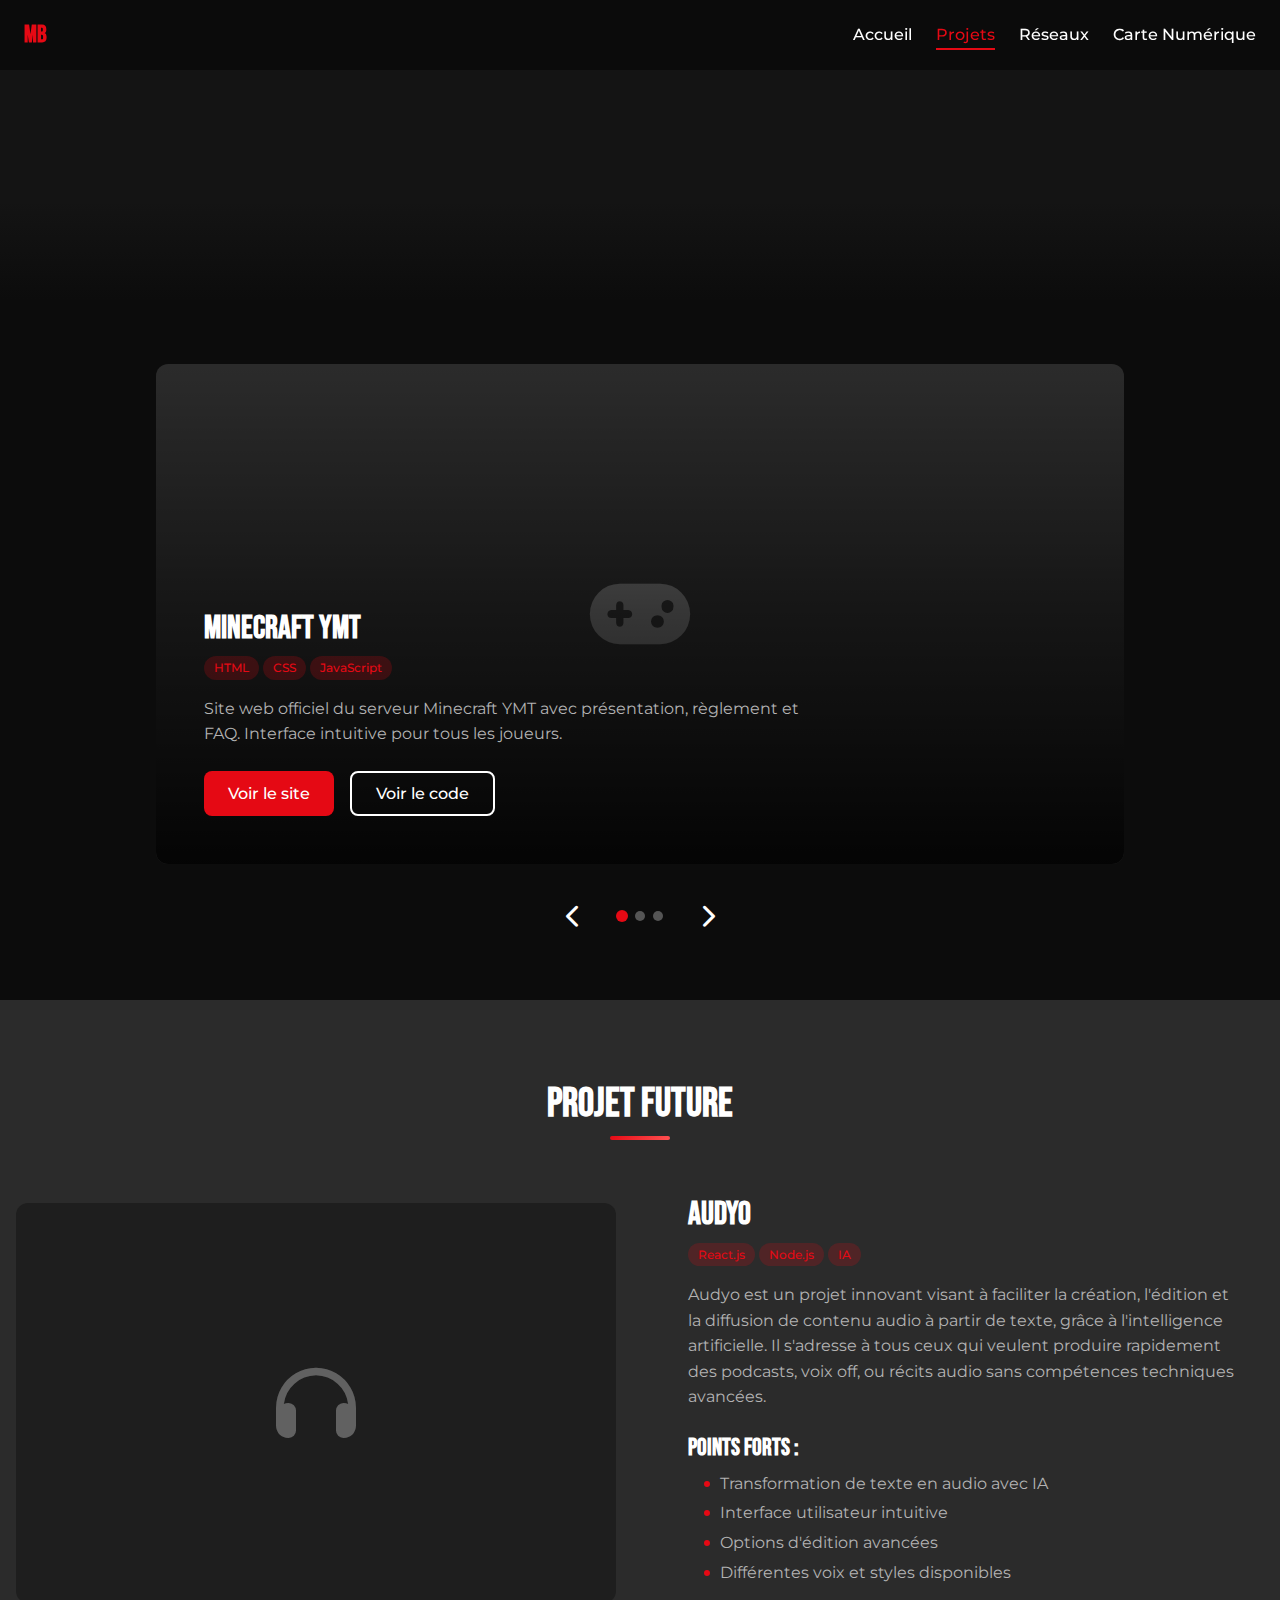
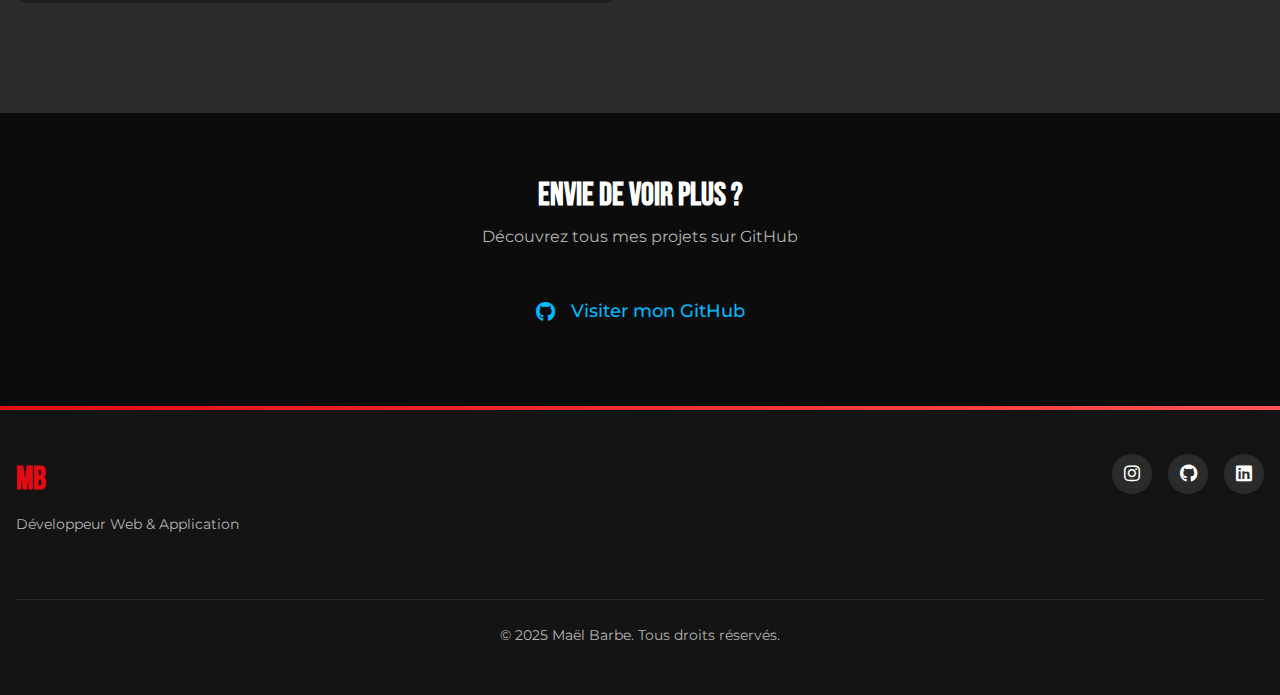
<file: projets.html>
<!DOCTYPE html>
<html lang="fr">
<head>
    <meta charset="UTF-8">
    <meta name="viewport" content="width=device-width, initial-scale=1.0">
    <title>Projets | Maël Barbe</title>
    <link rel="stylesheet" href="css/main.css">
    <link rel="stylesheet" href="https://cdnjs.cloudflare.com/ajax/libs/font-awesome/6.4.0/css/all.min.css">
    <link rel="preconnect" href="https://fonts.googleapis.com">
    <link rel="preconnect" href="https://fonts.gstatic.com" crossorigin>
    <link href="https://fonts.googleapis.com/css2?family=Bebas+Neue&family=Montserrat:wght@400;500;600;700&display=swap" rel="stylesheet">
</head>
<body>
    <!-- Header avec navigation -->
    <header class="header">
        <div class="header__logo">
            <a href="index.html" class="logo">MB</a>
        </div>
        <nav class="nav">
            <ul class="nav__list">
                <li class="nav__item"><a href="index.html" class="nav__link">Accueil</a></li>
                <li class="nav__item"><a href="projets.html" class="nav__link active">Projets</a></li>
                <li class="nav__item"><a href="reseaux.html" class="nav__link">Réseaux</a></li>
                <li class="nav__item"><a href="carte-numerique.html" class="nav__link">Carte Numérique</a></li>
            </ul>
        </nav>
        <div class="hamburger">
            <span></span>
            <span></span>
            <span></span>
        </div>
    </header>

    <!-- Projects hero -->
    <section class="projects-hero">
        <div class="container">
            <h1 class="projects-hero__title">Mes Projets</h1>
            <p class="projects-hero__subtitle">Découvrez quelques-unes de mes réalisations récentes</p>
        </div>
    </section>

    <!-- Projects section -->
    <section class="projects">
        <div class="container">
            <!-- Project Slider -->
            <div class="project-slider">
                <!-- Projet Minecraft YMT -->
                <div class="project">
                    <div class="project__preview">
                        <div class="project__image">
                            <div class="project__placeholder">
                                <i class="fas fa-gamepad"></i>
                            </div>
                        </div>
                        <div class="project__overlay">
                            <div class="project__content">
                                <h2 class="project__title">Minecraft YMT</h2>
                                <div class="project__tech">
                                    <span>HTML</span>
                                    <span>CSS</span>
                                    <span>JavaScript</span>
                                </div>
                                <p class="project__description">
                                    Site web officiel du serveur Minecraft YMT avec présentation, règlement et FAQ. Interface intuitive pour tous les joueurs.
                                </p>
                                <div class="project__actions">
                                    <a href="https://minecraft-ymt.netlify.app" target="_blank" class="btn btn--primary">Voir le site</a>
                                    <a href="https://github.com/Traxxouu/minecraft-ymt-site" target="_blank" class="btn btn--secondary">Voir le code</a>
                                </div>
                            </div>
                        </div>
                    </div>
                </div>

                <!-- Projet Coche -->
                <div class="project">
                    <div class="project__preview">
                        <div class="project__image">
                            <div class="project__placeholder">
                                <i class="fas fa-tasks"></i>
                            </div>
                        </div>
                        <div class="project__overlay">
                            <div class="project__content">
                                <h2 class="project__title">Projet Coche</h2>
                                <div class="project__tech">
                                    <span>PHP</span>
                                    <span>MySQL</span>
                                    <span>HTML/CSS</span>
                                </div>
                                <p class="project__description">
                                    Site de gestion de tâches avec authentification sécurisée et interface interactive. Optimisé pour mobile et desktop.
                                </p>
                                <div class="project__actions">
                                    <a href="https://coche.rf.gd/?i=2" target="_blank" class="btn btn--primary">Voir le site</a>
                                    <a href="https://github.com/Traxxouu/Projet-Coche" target="_blank" class="btn btn--secondary">Voir le code</a>
                                </div>
                            </div>
                        </div>
                    </div>
                </div>

                <!-- SpotiClock -->
                <div class="project">
                    <div class="project__preview">
                        <div class="project__image">
                            <div class="project__placeholder">
                                <i class="fas fa-clock"></i>
                            </div>
                        </div>
                        <div class="project__overlay">
                            <div class="project__content">
                                <h2 class="project__title">SpotiClock</h2>
                                <div class="project__tech">
                                    <span>Python</span>
                                    <span>Tkinter</span>
                                    <span>API Spotify</span>
                                </div>
                                <p class="project__description">
                                    Application de bureau qui vous réveille avec vos playlists Spotify préférées. Interface intuitive et facile à configurer.
                                </p>
                                <div class="project__actions">
                                    <a href="https://drive.google.com/drive/folders/1054aag31PHzy6whlDiGdEQSxHx3ira6K" target="_blank" class="btn btn--primary">Télécharger</a>
                                    <a href="https://github.com/Traxxouu/SpotifyAlarm" target="_blank" class="btn btn--secondary">Voir le code</a>
                                </div>
                            </div>
                        </div>
                    </div>
                </div>
            </div>

            <!-- Project navigation -->
            <div class="project-nav">
                <button class="project-nav__btn prev" aria-label="Projet précédent">
                    <i class="fas fa-chevron-left"></i>
                </button>
                <div class="project-nav__indicators">
                    <span class="active"></span>
                    <span></span>
                    <span></span>
                </div>
                <button class="project-nav__btn next" aria-label="Projet suivant">
                    <i class="fas fa-chevron-right"></i>
                </button>
            </div>
        </div>
    </section>

    <!-- Featured project with grid -->
    <section class="featured-project">
        <div class="container">
            <h2 class="section-title">Projet FuturE</h2>
            <div class="featured-project__grid">
                <div class="featured-project__image">
                    <div class="featured-project__placeholder">
                        <i class="fas fa-headphones"></i>
                    </div>
                </div>
                <div class="featured-project__details">
                    <h3 class="featured-project__title">Audyo</h3>
                    <div class="featured-project__tech">
                        <span>React.js</span>
                        <span>Node.js</span>
                        <span>IA</span>
                    </div>
                    <p class="featured-project__description">
                        Audyo est un projet innovant visant à faciliter la création, l'édition et la diffusion de contenu audio à partir de texte, grâce à l'intelligence artificielle. Il s'adresse à tous ceux qui veulent produire rapidement des podcasts, voix off, ou récits audio sans compétences techniques avancées.
                    </p>
                    <div class="featured-project__highlights">
                        <h4>Points forts :</h4>
                        <ul>
                            <li>Transformation de texte en audio avec IA</li>
                            <li>Interface utilisateur intuitive</li>
                            <li>Options d'édition avancées</li>
                            <li>Différentes voix et styles disponibles</li>
                        </ul>
                    </div>

                </div>
            </div>
        </div>
    </section>

    <!-- More projects CTA -->
    <section class="more-projects">
        <div class="container">
            <h2 class="more-projects__title">Envie de voir plus ?</h2>
            <p class="more-projects__text">Découvrez tous mes projets sur GitHub</p>
            <a href="https://github.com/Traxxouu" class="btn btn--large" target="_blank">
                <i class="fab fa-github"></i>
                Visiter mon GitHub
            </a>
        </div>
    </section>

    <!-- Footer -->
    <footer class="footer">
        <div class="container">
            <div class="footer__content">
                <div class="footer__logo">
                    <a href="index.html" class="logo">MB</a>
                    <p>Développeur Web & Application</p>
                </div>
                <div class="footer__social">
                    <a href="https://www.instagram.com/maelrls/" target="_blank"><i class="fab fa-instagram"></i></a>
                    <a href="https://github.com/Traxxouu" target="_blank"><i class="fab fa-github"></i></a>
                    <a href="https://www.linkedin.com/in/maël-barbe-745566309/" target="_blank"><i class="fab fa-linkedin"></i></a>
                </div>
                <div class="footer__copyright">
                    <p>&copy; 2025 Maël Barbe. Tous droits réservés.</p>
                </div>
            </div>
        </div>
    </footer>

    <script src="js/main.js"></script>
</body>
</html>
</file>
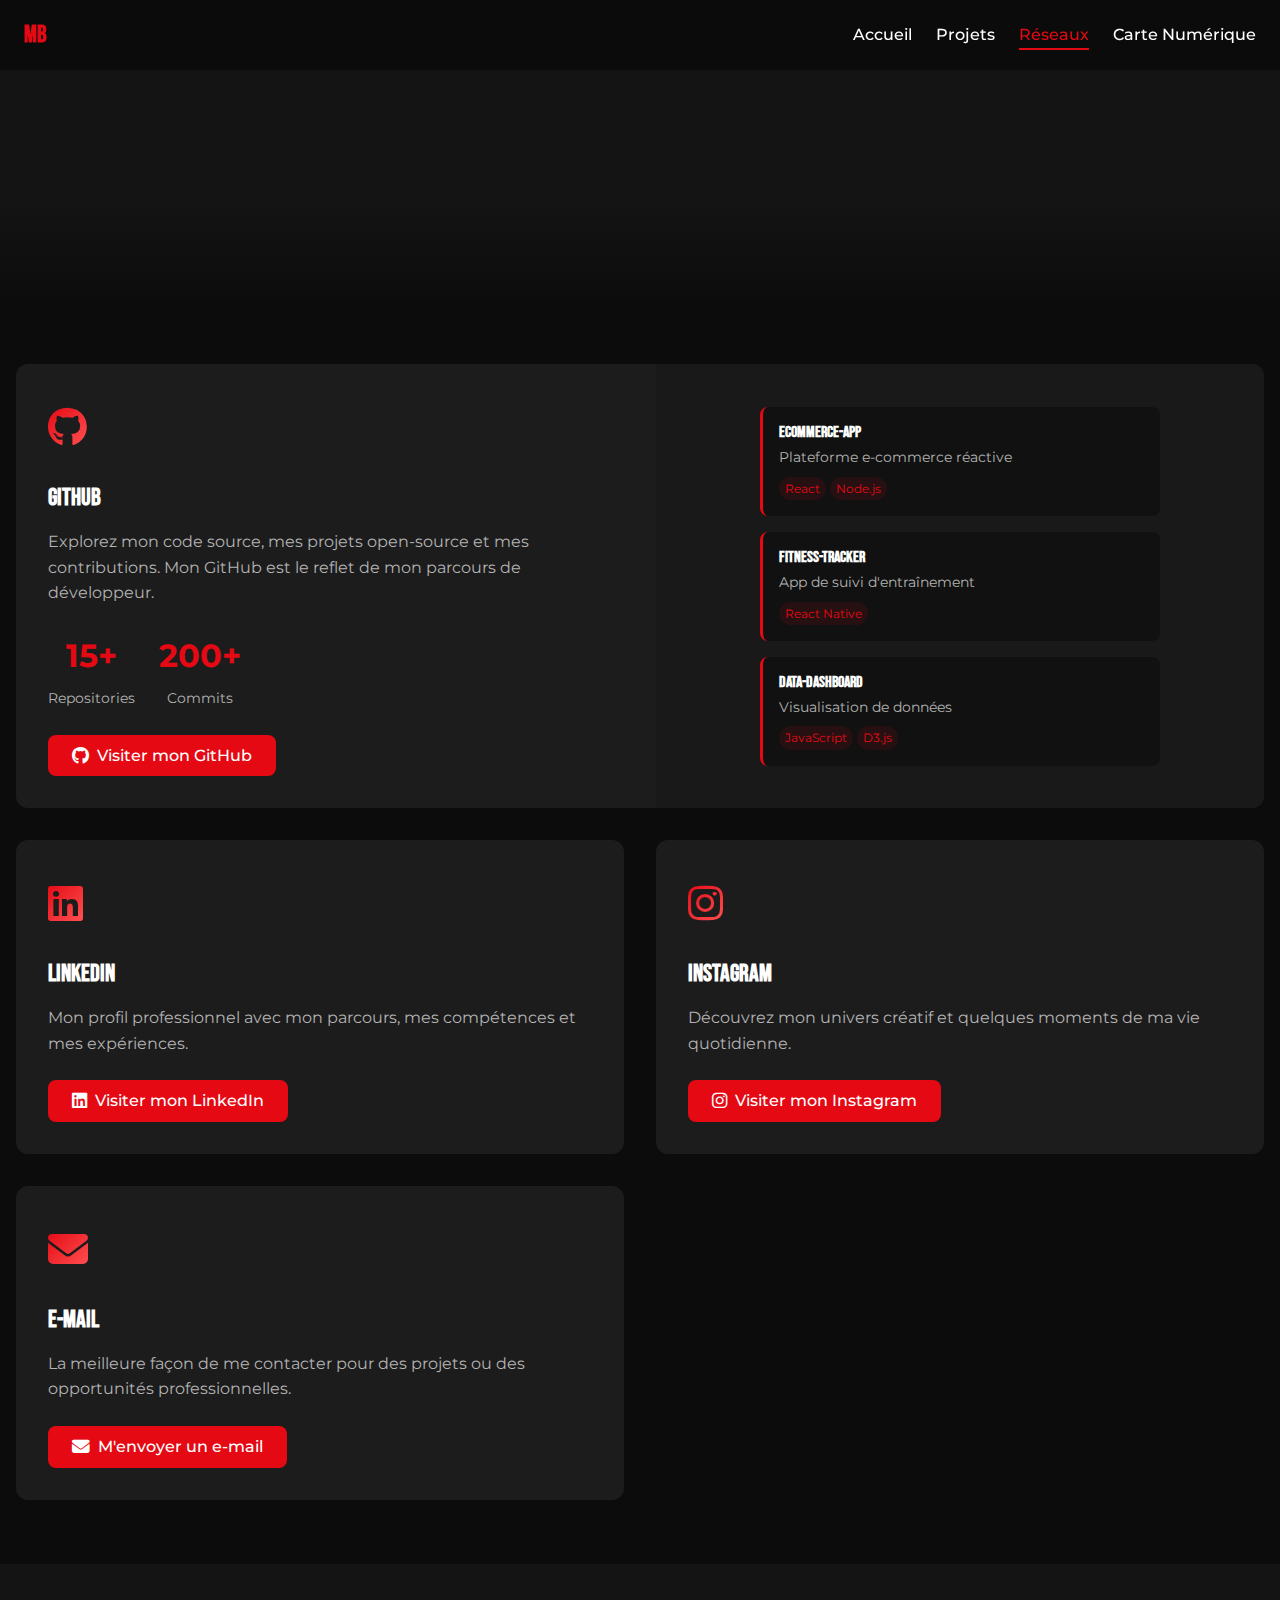
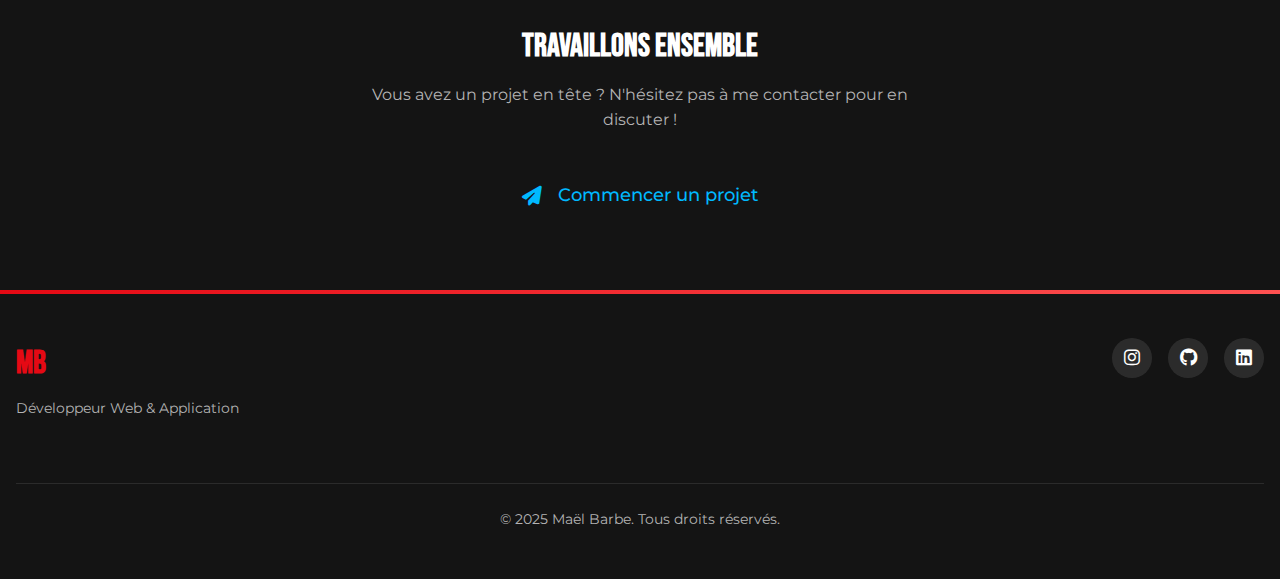
<file: reseaux.html>
<!DOCTYPE html>
<html lang="fr">
<head>
    <meta charset="UTF-8">
    <meta name="viewport" content="width=device-width, initial-scale=1.0">
    <title>Réseaux | Maël Barbe</title>
    <link rel="stylesheet" href="css/main.css">
    <link rel="stylesheet" href="https://cdnjs.cloudflare.com/ajax/libs/font-awesome/6.4.0/css/all.min.css">
    <link rel="preconnect" href="https://fonts.googleapis.com">
    <link rel="preconnect" href="https://fonts.gstatic.com" crossorigin>
    <link href="https://fonts.googleapis.com/css2?family=Bebas+Neue&family=Montserrat:wght@400;500;600;700&display=swap" rel="stylesheet">
</head>
<body>
    <!-- Header avec navigation -->
    <header class="header">
        <div class="header__logo">
            <a href="index.html" class="logo">MB</a>
        </div>
        <nav class="nav">
            <ul class="nav__list">
                <li class="nav__item"><a href="index.html" class="nav__link">Accueil</a></li>
                <li class="nav__item"><a href="projets.html" class="nav__link">Projets</a></li>
                <li class="nav__item"><a href="reseaux.html" class="nav__link active">Réseaux</a></li>
                <li class="nav__item"><a href="carte-numerique.html" class="nav__link">Carte Numérique</a></li>
            </ul>
        </nav>
        <div class="hamburger">
            <span></span>
            <span></span>
            <span></span>
        </div>
    </header>

    <!-- Social hero -->
    <section class="social-hero">
        <div class="container">
            <h1 class="social-hero__title">Mes Réseaux</h1>
            <p class="social-hero__subtitle">Connectons-nous et échangeons sur les plateformes</p>
        </div>
    </section>

    <!-- Social networks section -->
    <section class="social-networks">
        <div class="container">
            <div class="social-grid">
                <!-- Github -->
                <div class="social-item social-item--featured">
                    <div class="social-item__content">
                        <div class="social-item__icon">
                            <i class="fab fa-github"></i>
                        </div>
                        <h2 class="social-item__title">GitHub</h2>
                        <p class="social-item__description">
                            Explorez mon code source, mes projets open-source et mes contributions. Mon GitHub est le reflet de mon parcours de développeur.
                        </p>
                        <div class="social-item__stats">
                            <div class="social-stat">
                                <span class="social-stat__number">15+</span>
                                <span class="social-stat__label">Repositories</span>
                            </div>
                            <div class="social-stat">
                                <span class="social-stat__number">200+</span>
                                <span class="social-stat__label">Commits</span>
                            </div>
                        </div>
                        <a href="https://github.com/Traxxouu" class="btn btn--primary" target="_blank">
                            <i class="fab fa-github"></i>
                            Visiter mon GitHub
                        </a>
                    </div>
                    <div class="social-item__preview">
                        <div class="social-item__preview-inner">
                            <div class="social-item__repos">
                                <div class="repo-card">
                                    <h3 class="repo-card__name">ecommerce-app</h3>
                                    <p class="repo-card__desc">Plateforme e-commerce réactive</p>
                                    <div class="repo-card__tech">
                                        <span>React</span>
                                        <span>Node.js</span>
                                    </div>
                                </div>
                                <div class="repo-card">
                                    <h3 class="repo-card__name">fitness-tracker</h3>
                                    <p class="repo-card__desc">App de suivi d'entraînement</p>
                                    <div class="repo-card__tech">
                                        <span>React Native</span>
                                    </div>
                                </div>
                                <div class="repo-card">
                                    <h3 class="repo-card__name">data-dashboard</h3>
                                    <p class="repo-card__desc">Visualisation de données</p>
                                    <div class="repo-card__tech">
                                        <span>JavaScript</span>
                                        <span>D3.js</span>
                                    </div>
                                </div>
                            </div>
                        </div>
                    </div>
                </div>

                <!-- LinkedIn -->
                <div class="social-item">
                    <div class="social-item__content">
                        <div class="social-item__icon">
                            <i class="fab fa-linkedin"></i>
                        </div>
                        <h2 class="social-item__title">LinkedIn</h2>
                        <p class="social-item__description">
                            Mon profil professionnel avec mon parcours, mes compétences et mes expériences.
                        </p>
                        <a href="https://www.linkedin.com/in/maël-barbe-745566309/" class="btn btn--primary" target="_blank">
                            <i class="fab fa-linkedin"></i>
                            Visiter mon LinkedIn
                        </a>
                    </div>
                </div>

                <!-- Instagram -->
                <div class="social-item">
                    <div class="social-item__content">
                        <div class="social-item__icon">
                            <i class="fab fa-instagram"></i>
                        </div>
                        <h2 class="social-item__title">Instagram</h2>
                        <p class="social-item__description">
                            Découvrez mon univers créatif et quelques moments de ma vie quotidienne.
                        </p>
                        <a href="https://www.instagram.com/maelrls/" class="btn btn--primary" target="_blank">
                            <i class="fab fa-instagram"></i>
                            Visiter mon Instagram
                        </a>
                    </div>
                </div>

                <!-- Email -->
                <div class="social-item">
                    <div class="social-item__content">
                        <div class="social-item__icon">
                            <i class="fas fa-envelope"></i>
                        </div>
                        <h2 class="social-item__title">E-mail</h2>
                        <p class="social-item__description">
                            La meilleure façon de me contacter pour des projets ou des opportunités professionnelles.
                        </p>
                        <a href="mailto:pro.mael.dev@gmail.com" class="btn btn--primary">
                            <i class="fas fa-envelope"></i>
                            M'envoyer un e-mail
                        </a>
                    </div>
                </div>
            </div>
        </div>
    </section>

    <!-- Connect CTA -->
    <section class="connect">
        <div class="container">
            <div class="connect__content">
                <h2 class="connect__title">Travaillons ensemble</h2>
                <p class="connect__text">Vous avez un projet en tête ? N'hésitez pas à me contacter pour en discuter !</p>
                <a href="mailto:pro.mael.dev@gmail.com" class="btn btn--large">
                    <i class="fas fa-paper-plane"></i>
                    Commencer un projet
                </a>
            </div>
        </div>
    </section>

    <!-- Footer -->
    <footer class="footer">
        <div class="container">
            <div class="footer__content">
                <div class="footer__logo">
                    <a href="index.html" class="logo">MB</a>
                    <p>Développeur Web & Application</p>
                </div>
                <div class="footer__social">
                    <a href="https://www.instagram.com/maelrls/" target="_blank"><i class="fab fa-instagram"></i></a>
                    <a href="https://github.com/Traxxouu" target="_blank"><i class="fab fa-github"></i></a>
                    <a href="https://www.linkedin.com/in/maël-barbe-745566309/" target="_blank"><i class="fab fa-linkedin"></i></a>
                </div>
                <div class="footer__copyright">
                    <p>&copy; 2025 Maël Barbe. Tous droits réservés.</p>
                </div>
            </div>
        </div>
    </footer>

    <script src="js/main.js"></script>
</body>
</html>
</file>
<file: css/main.css>
*,
*::before,
*::after {
  box-sizing: border-box;
  margin: 0;
  padding: 0;
}

body,
h1,
h2,
h3,
h4,
h5,
h6,
p,
figure,
blockquote,
dl,
dd {
  margin: 0;
}

html {
  scroll-behavior: smooth;
}

body {
  min-height: 100vh;
  text-rendering: optimizeSpeed;
  line-height: 1.5;
  overflow-x: hidden;
}

img,
picture,
svg {
  max-width: 100%;
  display: block;
}

input,
button,
textarea,
select {
  font: inherit;
}

ul,
ol {
  list-style: none;
}

a {
  text-decoration: none;
  color: inherit;
}

@media (prefers-reduced-motion: reduce) {
  *,
  *::before,
  *::after {
    animation-duration: 0.01ms !important;
    animation-iteration-count: 1 !important;
    transition-duration: 0.01ms !important;
    scroll-behavior: auto !important;
  }
}
@keyframes fadeIn {
  from {
    opacity: 0;
    transform: translateY(20px);
  }
  to {
    opacity: 1;
    transform: translateY(0);
  }
}
@keyframes slideUp {
  from {
    opacity: 0;
    transform: translateY(40px);
  }
  to {
    opacity: 1;
    transform: translateY(0);
  }
}
@keyframes slideRight {
  from {
    opacity: 0;
    transform: translateX(-40px);
  }
  to {
    opacity: 1;
    transform: translateX(0);
  }
}
@keyframes slideLeft {
  from {
    opacity: 0;
    transform: translateX(40px);
  }
  to {
    opacity: 1;
    transform: translateX(0);
  }
}
@keyframes pulse {
  0% {
    transform: scale(1);
  }
  50% {
    transform: scale(1.05);
  }
  100% {
    transform: scale(1);
  }
}
@keyframes bounce {
  0%, 20%, 50%, 80%, 100% {
    transform: translateY(0);
  }
  40% {
    transform: translateY(-20px);
  }
  60% {
    transform: translateY(-10px);
  }
}
@keyframes glow {
  0%, 100% {
    box-shadow: 0 0 10px rgba(229, 9, 20, 0.5);
  }
  50% {
    box-shadow: 0 0 20px rgba(229, 9, 20, 0.8), 0 0 30px rgba(229, 9, 20, 0.4);
  }
}
@keyframes rotate {
  from {
    transform: rotate(0deg);
  }
  to {
    transform: rotate(360deg);
  }
}
@keyframes reveal {
  0% {
    width: 0;
    opacity: 0;
  }
  100% {
    width: 100%;
    opacity: 1;
  }
}
@keyframes skillFill {
  from {
    width: 0;
  }
  to {
    width: var(--skill-level);
  }
}
@keyframes netflixEffect {
  0% {
    transform: scale(1.05);
    opacity: 0;
  }
  20% {
    transform: scale(1);
    opacity: 1;
  }
  80% {
    transform: scale(1);
    opacity: 1;
  }
  100% {
    transform: scale(0.95);
    opacity: 0;
  }
}
@keyframes glareEffect {
  0% {
    transform: translateX(-100%) translateY(-100%) rotate(45deg);
  }
  100% {
    transform: translateX(100%) translateY(100%) rotate(45deg);
  }
}
@keyframes typing {
  from {
    width: 0;
  }
  to {
    width: 100%;
  }
}
@keyframes blink {
  50% {
    border-color: transparent;
  }
}
@keyframes cardHover {
  0% {
    transform: translateY(0) scale(1);
    box-shadow: 0 4px 6px rgba(0, 0, 0, 0.1), 0 1px 3px rgba(0, 0, 0, 0.08);
  }
  100% {
    transform: translateY(-10px) scale(1.03);
    box-shadow: 0 20px 25px rgba(0, 0, 0, 0.15), 0 10px 10px rgba(0, 0, 0, 0.04);
  }
}
@keyframes borderGlow {
  0%, 100% {
    border-image: linear-gradient(45deg, #e50914, #00b9ff) 1;
  }
  50% {
    border-image: linear-gradient(45deg, #00b9ff, #e50914) 1;
  }
}
.animate--fade-in {
  animation: fadeIn 0.5s ease forwards;
}
.animate--slide-up {
  animation: slideUp 0.6s ease forwards;
}
.animate--slide-right {
  animation: slideRight 0.6s ease forwards;
}
.animate--slide-left {
  animation: slideLeft 0.6s ease forwards;
}
.animate--pulse {
  animation: pulse 2s ease infinite;
}
.animate--bounce {
  animation: bounce 1.5s ease infinite;
}
.animate--glow {
  animation: glow 2s ease infinite;
}
.animate--rotate {
  animation: rotate 4s linear infinite;
}
.animate--reveal {
  animation: reveal 0.8s ease forwards;
}
.animate--skill-fill {
  animation: skillFill 1.5s ease forwards;
}
.animate--delay-1 {
  animation-delay: 0.1s;
}
.animate--delay-2 {
  animation-delay: 0.2s;
}
.animate--delay-3 {
  animation-delay: 0.3s;
}
.animate--delay-4 {
  animation-delay: 0.4s;
}
.animate--delay-5 {
  animation-delay: 0.5s;
}

.scroll-reveal {
  opacity: 0;
  transform: translateY(20px);
  transition: opacity 0.6s ease, transform 0.6s ease;
}
.scroll-reveal.revealed {
  opacity: 1;
  transform: translateY(0);
}

@keyframes netflixIntro {
  0% {
    opacity: 0;
    transform: scale(1.5);
  }
  20% {
    opacity: 1;
    transform: scale(1);
  }
  80% {
    opacity: 1;
    transform: scale(1);
  }
  100% {
    opacity: 0;
    transform: scale(0.8);
  }
}
@keyframes filmStrip {
  0% {
    transform: translateX(0);
  }
  100% {
    transform: translateX(-50%);
  }
}
@keyframes parallaxScroll {
  0% {
    background-position: 0% 0%;
  }
  100% {
    background-position: 0% 100%;
  }
}
@keyframes appear3D {
  0% {
    opacity: 0;
    transform: perspective(1000px) rotateX(90deg);
  }
  100% {
    opacity: 1;
    transform: perspective(1000px) rotateX(0deg);
  }
}
@keyframes rotate3D {
  0% {
    transform: perspective(1000px) rotateY(0);
  }
  100% {
    transform: perspective(1000px) rotateY(360deg);
  }
}
@keyframes netflixMenuExpand {
  0% {
    transform: scaleY(0);
    opacity: 0;
  }
  100% {
    transform: scaleY(1);
    opacity: 1;
  }
}
.animate--appear-3d {
  animation: appear3D 1s ease forwards;
}
.animate--rotate-3d {
  animation: rotate3D 10s linear infinite;
}
.animate--parallax {
  animation: parallaxScroll 15s ease-in-out infinite alternate;
}
.animate--delay-10 {
  animation-delay: 1s;
}
.animate--delay-15 {
  animation-delay: 1.5s;
}
.animate--delay-20 {
  animation-delay: 2s;
}

.parallax-element {
  transition: transform 0.5s cubic-bezier(0.23, 1, 0.32, 1);
}

.netflix-title-animation {
  overflow: hidden;
  position: relative;
}
.netflix-title-animation::after {
  content: "";
  position: absolute;
  bottom: 0;
  left: 0;
  width: 100%;
  height: 2px;
  background: #e50914;
  transform: scaleX(0);
  transform-origin: left;
  transition: transform 0.5s ease;
}
.netflix-title-animation:hover::after {
  transform: scaleX(1);
}

.netflix-zoom {
  transition: transform 0.3s ease, box-shadow 0.3s ease;
}
.netflix-zoom:hover {
  transform: scale(1.05);
  z-index: 10;
  box-shadow: 0 10px 25px rgba(0, 0, 0, 0.3), 0 6px 10px rgba(0, 0, 0, 0.2);
}

.glare-effect {
  position: relative;
  overflow: hidden;
}
.glare-effect::after {
  content: "";
  position: absolute;
  top: 0;
  left: 0;
  width: 200%;
  height: 100%;
  background: linear-gradient(90deg, transparent 0%, rgba(255, 255, 255, 0.1) 40%, rgba(255, 255, 255, 0.2) 50%, rgba(255, 255, 255, 0.1) 60%, transparent 100%);
  transform: translateX(-100%) skewX(-20deg);
  transition: transform 0.7s ease;
}
.glare-effect:hover::after {
  transform: translateX(100%) skewX(-20deg);
}

h1, h2, h3, h4, h5, h6 {
  font-family: "Bebas Neue", sans-serif;
  font-weight: 700;
  line-height: 1.2;
  margin-bottom: 16px;
}

h1 {
  font-size: 48px;
}
@media (max-width: 992px) {
  h1 {
    font-size: 40px;
  }
}
@media (max-width: 768px) {
  h1 {
    font-size: 32px;
  }
}

h2 {
  font-size: 40px;
}
@media (max-width: 992px) {
  h2 {
    font-size: 32px;
  }
}
@media (max-width: 768px) {
  h2 {
    font-size: 24px;
  }
}

h3 {
  font-size: 32px;
}
@media (max-width: 992px) {
  h3 {
    font-size: 24px;
  }
}
@media (max-width: 768px) {
  h3 {
    font-size: 18px;
  }
}

h4 {
  font-size: 24px;
}
@media (max-width: 992px) {
  h4 {
    font-size: 18px;
  }
}

h5 {
  font-size: 18px;
}

h6 {
  font-size: 16px;
  font-weight: 600;
}

p {
  margin-bottom: 16px;
}
p:last-child {
  margin-bottom: 0;
}

a {
  color: #00b9ff;
  transition: color 0.3s ease;
}
a:hover {
  color: #33c7ff;
}

.netflix-title {
  font-family: "Bebas Neue", sans-serif;
  font-size: 40px;
  font-weight: 700;
  text-transform: uppercase;
  letter-spacing: 1px;
  position: relative;
  display: inline-block;
  color: #e50914;
  text-shadow: 0 0 10px rgba(229, 9, 20, 0.5);
}
@media (max-width: 992px) {
  .netflix-title {
    font-size: 32px;
  }
}
@media (max-width: 768px) {
  .netflix-title {
    font-size: 24px;
  }
}

.typing-text {
  display: inline-block;
  overflow: hidden;
  white-space: nowrap;
  border-right: 3px solid #e50914;
  animation: typing 3.5s steps(40, end) 1s 1 normal both, blink 0.75s step-end infinite;
}
@media (max-width: 768px) {
  .typing-text {
    white-space: normal;
    animation: none;
    border-right: none;
  }
}

.underline-title {
  position: relative;
  display: inline-block;
}
.underline-title::after {
  content: "";
  position: absolute;
  width: 100%;
  height: 3px;
  bottom: -5px;
  left: 0;
  background: linear-gradient(135deg, #e50914 0%, #ff5252 100%);
  transform: scaleX(0);
  transform-origin: bottom right;
  transition: transform 0.3s ease;
}
.underline-title:hover::after {
  transform: scaleX(1);
  transform-origin: bottom left;
}

.section-title-alt {
  text-align: center;
  position: relative;
  margin-bottom: 48px;
}
.section-title-alt__text {
  font-size: 40px;
  font-weight: 700;
  display: inline-block;
  position: relative;
  z-index: 1;
}
@media (max-width: 992px) {
  .section-title-alt__text {
    font-size: 32px;
  }
}
@media (max-width: 768px) {
  .section-title-alt__text {
    font-size: 24px;
  }
}
.section-title-alt::before {
  content: "";
  position: absolute;
  bottom: -10px;
  left: 50%;
  transform: translateX(-50%);
  width: 60px;
  height: 4px;
  background: linear-gradient(135deg, #e50914 0%, #ff5252 100%);
  border-radius: 2px;
}

.gradient-text {
  background: linear-gradient(135deg, #e50914 0%, #ff5252 100%);
  -webkit-background-clip: text;
  -webkit-text-fill-color: transparent;
  background-clip: text;
  text-fill-color: transparent;
  display: inline-block;
}

.highlight-text {
  position: relative;
  display: inline-block;
}
.highlight-text::before {
  content: "";
  position: absolute;
  bottom: 0;
  left: 0;
  width: 100%;
  height: 30%;
  background-color: rgba(229, 9, 20, 0.3);
  z-index: -1;
  transition: height 0.3s ease;
}
.highlight-text:hover::before {
  height: 100%;
}

.color-primary {
  color: #e50914;
}

.color-secondary {
  color: #141414;
}

.color-accent {
  color: #00b9ff;
}

.color-text {
  color: #ffffff;
}

.color-text-secondary {
  color: #b3b3b3;
}

.bg-primary {
  background-color: #e50914;
}

.bg-secondary {
  background-color: #141414;
}

.bg-tertiary {
  background-color: #2b2b2b;
}

.bg-accent {
  background-color: #00b9ff;
}

.bg-dark {
  background-color: #0c0c0c;
}

.gradient-text {
  background: linear-gradient(135deg, #e50914 0%, #ff5252 100%);
  -webkit-background-clip: text;
  -webkit-text-fill-color: transparent;
  background-clip: text;
  text-fill-color: transparent;
}

.gradient-bg {
  background: linear-gradient(135deg, #e50914 0%, #ff5252 100%);
}

.gradient-bg-dark {
  background: linear-gradient(180deg, rgba(0, 0, 0, 0.9) 0%, rgba(20, 20, 20, 0.9) 100%);
}

.gradient-bg-accent {
  background: linear-gradient(135deg, #00b9ff 0%, #00d2ff 100%);
}

.btn {
  display: inline-flex;
  align-items: center;
  justify-content: center;
  padding: 8px 24px;
  border-radius: 8px;
  font-size: 16px;
  font-weight: 500;
  text-align: center;
  cursor: pointer;
  transition: all 0.3s ease;
  border: none;
  outline: none;
  position: relative;
  overflow: hidden;
}
.btn i {
  margin-right: 8px;
  font-size: 1.1em;
}
.btn:hover {
  transform: translateY(-2px);
}
.btn:focus {
  outline: none;
  box-shadow: 0 0 0 3px rgba(229, 9, 20, 0.3);
}
.btn:active {
  transform: translateY(1px);
}
.btn--primary {
  background-color: #e50914;
  color: #ffffff;
}
.btn--primary:hover {
  background-color: rgb(204.4642857143, 8.0357142857, 17.8571428571);
  box-shadow: 0 4px 6px rgba(0, 0, 0, 0.1), 0 1px 3px rgba(0, 0, 0, 0.08);
}
.btn--primary::before {
  content: "";
  position: absolute;
  top: 0;
  left: -100%;
  width: 100%;
  height: 100%;
  background: linear-gradient(90deg, transparent, rgba(255, 255, 255, 0.2), transparent);
  transition: 0.2s ease;
}
.btn--primary:hover::before {
  left: 100%;
  transition: 0.5s;
}
.btn--secondary {
  background-color: transparent;
  color: #ffffff;
  border: 2px solid #ffffff;
}
.btn--secondary:hover {
  background-color: rgba(255, 255, 255, 0.1);
  border-color: #e50914;
  color: #e50914;
}
.btn--accent {
  background-color: #00b9ff;
  color: #ffffff;
}
.btn--accent:hover {
  background-color: rgb(0, 166.5, 229.5);
  box-shadow: 0 4px 6px rgba(0, 0, 0, 0.1), 0 1px 3px rgba(0, 0, 0, 0.08);
}
.btn--large {
  padding: 16px 32px;
  font-size: 18px;
}
.btn--large i {
  margin-right: 16px;
}
.btn--small {
  padding: 4px 16px;
  font-size: 14px;
}
.btn--icon {
  width: 40px;
  height: 40px;
  padding: 0;
  border-radius: 50%;
}
.btn--icon i {
  margin-right: 0;
}
.btn--disabled, .btn:disabled {
  opacity: 0.6;
  cursor: not-allowed;
}
.btn--disabled:hover, .btn:disabled:hover {
  transform: none;
  box-shadow: none;
}
.btn--pulse {
  animation: pulse 2s infinite;
}
.btn--glow {
  position: relative;
  z-index: 1;
}
.btn--glow::after {
  content: "";
  position: absolute;
  top: -2px;
  left: -2px;
  right: -2px;
  bottom: -2px;
  background: linear-gradient(135deg, #e50914 0%, #ff5252 100%);
  z-index: -1;
  border-radius: calc(8px + 2px);
  opacity: 0;
  transition: 0.3s ease;
}
.btn--glow:hover::after {
  opacity: 1;
  animation: glow 1.5s ease infinite;
}

.btn-group {
  display: flex;
  gap: 16px;
}
@media (max-width: 768px) {
  .btn-group {
    flex-direction: column;
    width: 100%;
  }
  .btn-group .btn {
    width: 100%;
  }
}

.card {
  background-color: rgba(30, 30, 30, 0.95);
  border-radius: 12px;
  overflow: hidden;
  position: relative;
  transition: transform 0.3s ease, box-shadow 0.3s ease;
  padding: 24px;
  height: 100%;
}
.card:hover {
  transform: translateY(-6px);
  box-shadow: 0 10px 15px rgba(0, 0, 0, 0.2), 0 4px 6px rgba(0, 0, 0, 0.1);
}
.card::after {
  content: "";
  position: absolute;
  top: 0;
  left: 0;
  width: 200%;
  height: 200%;
  background: linear-gradient(45deg, rgba(255, 255, 255, 0) 0%, rgba(255, 255, 255, 0.05) 25%, rgba(255, 255, 255, 0.1) 50%, rgba(255, 255, 255, 0.05) 75%, rgba(255, 255, 255, 0) 100%);
  transform: translateX(-100%) translateY(-100%) rotate(45deg);
  transition: transform 0.5s ease;
}
.card:hover::after {
  transform: translateX(0%) translateY(0%) rotate(45deg);
}
.card--netflix:hover {
  transform: scale(1.05);
  box-shadow: 0 10px 15px rgba(0, 0, 0, 0.2), 0 4px 6px rgba(0, 0, 0, 0.1), 0 0 15px rgba(229, 9, 20, 0.4);
  z-index: 1;
}
.card--flip {
  perspective: 1000px;
  background-color: transparent;
  height: 200px;
}
.card--flip:hover {
  transform: translateY(0);
}
.card--flip .card__inner {
  position: relative;
  width: 100%;
  height: 100%;
  transition: transform 0.8s;
  transform-style: preserve-3d;
}
.card--flip .card__inner:hover {
  transform: rotateY(180deg);
}
.card--flip .card__front, .card--flip .card__back {
  position: absolute;
  width: 100%;
  height: 100%;
  backface-visibility: hidden;
  display: flex;
  flex-direction: column;
  align-items: center;
  justify-content: center;
  padding: 24px;
  background-color: rgba(30, 30, 30, 0.95);
  border-radius: 12px;
}
.card--flip .card__front i {
  font-size: 40px;
  margin-bottom: 16px;
  color: #e50914;
}
.card--flip .card__front h3 {
  font-size: 18px;
  text-align: center;
}
.card--flip .card__back {
  transform: rotateY(180deg);
  background-color: rgba(229, 9, 20, 0.9);
}
.card--flip .card__back p {
  text-align: center;
  font-size: 16px;
}
.card--glow {
  border: 2px solid transparent;
}
.card--glow::before {
  content: "";
  position: absolute;
  top: -2px;
  left: -2px;
  right: -2px;
  bottom: -2px;
  background: linear-gradient(135deg, #e50914 0%, #ff5252 100%);
  z-index: -1;
  border-radius: calc(12px + 2px);
  opacity: 0;
  transition: opacity 0.3s ease;
}
.card--glow:hover::before {
  opacity: 1;
}
.card--project {
  padding: 0;
  position: relative;
  overflow: hidden;
}
.card--project .card__image {
  height: 200px;
  overflow: hidden;
}
.card--project .card__image img {
  width: 100%;
  height: 100%;
  object-fit: cover;
  transition: transform 0.3s ease;
}
.card--project .card__content {
  padding: 24px;
  background-color: rgba(30, 30, 30, 0.95);
}
.card--project .card__content h3 {
  font-size: 18px;
  margin-bottom: 8px;
}
.card--project .card__content .card__tech {
  display: flex;
  flex-wrap: wrap;
  gap: 4px;
  margin-bottom: 8px;
}
.card--project .card__content .card__tech span {
  background-color: rgba(229, 9, 20, 0.2);
  color: #e50914;
  padding: 2px 8px;
  border-radius: 9999px;
  font-size: 12px;
  font-weight: 500;
}
.card--project .card__content p {
  color: #b3b3b3;
  margin-bottom: 16px;
}
.card--project .card__content .card__actions {
  display: flex;
  gap: 8px;
}
.card--project:hover .card__image img {
  transform: scale(1.1);
}

.card-grid {
  display: grid;
  grid-template-columns: repeat(auto-fill, minmax(280px, 1fr));
  gap: 24px;
}
@media (max-width: 768px) {
  .card-grid {
    grid-template-columns: 1fr;
  }
}

.netflix-card {
  transition: transform 0.3s ease, box-shadow 0.3s ease;
  margin: 0.5rem;
  position: relative;
  cursor: pointer;
}
.netflix-card:hover {
  transform: scale(1.05);
  z-index: 10;
  box-shadow: 0 10px 25px rgba(0, 0, 0, 0.3);
}
.netflix-card.active {
  transform: scale(1.1);
  z-index: 20;
}
.netflix-card.active .project__content {
  opacity: 1;
  transform: translateY(0);
}
.netflix-card .project__content {
  transition: opacity 0.3s ease, transform 0.3s ease;
  opacity: 0;
  transform: translateY(20px);
}

.film-strip {
  width: 100%;
  overflow: hidden;
  margin: 2rem 0;
}
.film-strip__container {
  display: flex;
  animation: filmStrip 60s linear infinite;
}
.film-strip__item {
  flex: 0 0 300px;
  height: 175px;
  margin: 0 0.5rem;
  border-radius: 4px;
  overflow: hidden;
  transition: transform 0.3s ease;
}
.film-strip__item img {
  width: 100%;
  height: 100%;
  object-fit: cover;
}
.film-strip__item:hover {
  transform: scale(1.05);
  box-shadow: 0 0 15px rgba(0, 0, 0, 0.5);
}

.header {
  position: fixed;
  top: 0;
  left: 0;
  width: 100%;
  padding: 16px 24px;
  display: flex;
  justify-content: space-between;
  align-items: center;
  z-index: 1030;
  transition: background-color 0.3s ease, padding 0.3s ease;
  background-color: rgba(12, 12, 12, 0.2);
  backdrop-filter: blur(8px);
}
.header.scrolled {
  background-color: rgba(12, 12, 12, 0.95);
  padding: 8px 24px;
  box-shadow: 0 4px 6px rgba(0, 0, 0, 0.1), 0 1px 3px rgba(0, 0, 0, 0.08);
}
.header__logo .logo {
  font-family: "Bebas Neue", sans-serif;
  font-size: 24px;
  font-weight: 700;
  color: #e50914;
  position: relative;
  display: inline-block;
}
.header__logo .logo::after {
  content: "";
  position: absolute;
  bottom: -3px;
  left: 0;
  width: 100%;
  height: 2px;
  background-color: #e50914;
  transform: scaleX(0);
  transform-origin: right;
  transition: transform 0.3s ease;
}
.header__logo .logo:hover::after {
  transform: scaleX(1);
  transform-origin: left;
}
.header .hamburger {
  display: none;
  flex-direction: column;
  justify-content: space-between;
  width: 30px;
  height: 20px;
  cursor: pointer;
  z-index: 1031;
}
.header .hamburger span {
  display: block;
  width: 100%;
  height: 2px;
  background-color: #ffffff;
  transition: all 0.3s ease;
}
.header .hamburger.active span:nth-child(1) {
  transform: translateY(9px) rotate(45deg);
}
.header .hamburger.active span:nth-child(2) {
  opacity: 0;
}
.header .hamburger.active span:nth-child(3) {
  transform: translateY(-9px) rotate(-45deg);
}
@media (max-width: 992px) {
  .header .hamburger {
    display: flex;
  }
}
@media (max-width: 992px) {
  .header {
    padding: 8px 16px;
  }
  .header.scrolled {
    padding: 8px 16px;
  }
}

@media (max-width: 992px) {
  .nav {
    position: fixed;
    top: 0;
    right: -100%;
    width: 80%;
    max-width: 400px;
    height: 100vh;
    background-color: rgba(12, 12, 12, 0.98);
    display: flex;
    flex-direction: column;
    justify-content: center;
    transition: right 0.3s ease;
    box-shadow: 0 20px 25px rgba(0, 0, 0, 0.15), 0 10px 10px rgba(0, 0, 0, 0.04);
    z-index: 1030;
  }
  .nav.active {
    right: 0;
  }
}
.nav__list {
  display: flex;
  align-items: center;
  gap: 24px;
}
@media (max-width: 992px) {
  .nav__list {
    flex-direction: column;
    gap: 32px;
  }
}
.nav__item {
  position: relative;
}
.nav__link {
  color: #ffffff;
  font-weight: 500;
  transition: color 0.3s ease;
  padding: 4px 0;
  position: relative;
}
.nav__link::after {
  content: "";
  position: absolute;
  bottom: -2px;
  left: 0;
  width: 100%;
  height: 2px;
  background-color: #e50914;
  transform: scaleX(0);
  transform-origin: right;
  transition: transform 0.3s ease;
}
.nav__link:hover, .nav__link.active {
  color: #e50914;
}
.nav__link:hover::after, .nav__link.active::after {
  transform: scaleX(1);
  transform-origin: left;
}
.nav__link.active::after {
  transform: scaleX(1);
}
@media (max-width: 992px) {
  .nav__link {
    font-size: 18px;
  }
}

.footer {
  background-color: #141414;
  padding: 48px 0;
  position: relative;
}
.footer::before {
  content: "";
  position: absolute;
  top: 0;
  left: 0;
  width: 100%;
  height: 4px;
  background: linear-gradient(135deg, #e50914 0%, #ff5252 100%);
}
.footer__content {
  display: flex;
  justify-content: space-between;
  align-items: flex-start;
  flex-wrap: wrap;
  gap: 32px;
}
@media (max-width: 768px) {
  .footer__content {
    flex-direction: column;
    align-items: center;
    text-align: center;
  }
}
.footer__logo .logo {
  font-family: "Bebas Neue", sans-serif;
  font-size: 32px;
  font-weight: 700;
  color: #e50914;
  display: inline-block;
  margin-bottom: 8px;
}
.footer__logo p {
  color: #b3b3b3;
  font-size: 14px;
}
.footer__social {
  display: flex;
  gap: 16px;
}
.footer__social a {
  display: flex;
  align-items: center;
  justify-content: center;
  width: 40px;
  height: 40px;
  border-radius: 50%;
  background-color: rgba(255, 255, 255, 0.1);
  color: #ffffff;
  transition: all 0.3s ease;
}
.footer__social a i {
  font-size: 18px;
}
.footer__social a:hover {
  background-color: #e50914;
  color: #ffffff;
  transform: translateY(-5px);
}
.footer__copyright {
  width: 100%;
  text-align: center;
  margin-top: 32px;
  padding-top: 24px;
  border-top: 1px solid rgba(255, 255, 255, 0.1);
}
.footer__copyright p {
  color: #b3b3b3;
  font-size: 14px;
}

@media (max-width: 992px) {
  .nav {
    position: fixed;
    top: 0;
    right: -100%;
    width: 80%;
    max-width: 400px;
    height: 100vh;
    background-color: rgba(12, 12, 12, 0.98);
    display: flex;
    flex-direction: column;
    justify-content: center;
    transition: right 0.3s ease;
    box-shadow: 0 20px 25px rgba(0, 0, 0, 0.15), 0 10px 10px rgba(0, 0, 0, 0.04);
    z-index: 1030;
  }
  .nav.active {
    right: 0;
  }
}
.nav__list {
  display: flex;
  align-items: center;
  gap: 24px;
}
@media (max-width: 992px) {
  .nav__list {
    flex-direction: column;
    gap: 32px;
  }
}
.nav__item {
  position: relative;
}
.nav__link {
  color: #ffffff;
  font-weight: 500;
  transition: color 0.3s ease;
  padding: 4px 0;
  position: relative;
}
.nav__link::after {
  content: "";
  position: absolute;
  bottom: -2px;
  left: 0;
  width: 100%;
  height: 2px;
  background-color: #e50914;
  transform: scaleX(0);
  transform-origin: right;
  transition: transform 0.3s ease;
}
.nav__link:hover, .nav__link.active {
  color: #e50914;
}
.nav__link:hover::after, .nav__link.active::after {
  transform: scaleX(1);
  transform-origin: left;
}
.nav__link.active::after {
  transform: scaleX(1);
}
@media (max-width: 992px) {
  .nav__link {
    font-size: 18px;
  }
}

.hamburger {
  display: none;
  flex-direction: column;
  justify-content: space-between;
  width: 30px;
  height: 20px;
  cursor: pointer;
  z-index: 1031;
}
.hamburger span {
  display: block;
  width: 100%;
  height: 2px;
  background-color: #ffffff;
  transition: all 0.3s ease;
}
.hamburger.active span:nth-child(1) {
  transform: translateY(9px) rotate(45deg);
}
.hamburger.active span:nth-child(2) {
  opacity: 0;
}
.hamburger.active span:nth-child(3) {
  transform: translateY(-9px) rotate(-45deg);
}
@media (max-width: 992px) {
  .hamburger {
    display: flex;
  }
}

.sub-nav {
  background-color: #141414;
  padding: 16px 0;
}
.sub-nav__list {
  display: flex;
  justify-content: center;
  gap: 24px;
  flex-wrap: wrap;
}
@media (max-width: 768px) {
  .sub-nav__list {
    gap: 16px;
  }
}
.sub-nav__link {
  color: #b3b3b3;
  font-size: 14px;
  transition: color 0.3s ease;
}
.sub-nav__link:hover, .sub-nav__link.active {
  color: #e50914;
}
.sub-nav__link.active {
  font-weight: 600;
}

.pagination {
  display: flex;
  justify-content: center;
  gap: 8px;
  margin-top: 32px;
}
.pagination__item {
  width: 40px;
  height: 40px;
  display: flex;
  align-items: center;
  justify-content: center;
  border-radius: 8px;
  background-color: #2b2b2b;
  color: #ffffff;
  font-weight: 500;
  transition: all 0.3s ease;
}
.pagination__item:hover {
  background-color: rgba(229, 9, 20, 0.2);
  color: #e50914;
}
.pagination__item.active {
  background-color: #e50914;
  color: #ffffff;
}
.pagination__item.prev, .pagination__item.next {
  background-color: transparent;
}
.pagination__item.prev:hover, .pagination__item.next:hover {
  background-color: rgba(255, 255, 255, 0.1);
}

.scroll-top {
  position: fixed;
  bottom: 24px;
  right: 24px;
  width: 50px;
  height: 50px;
  border-radius: 50%;
  background-color: #e50914;
  color: #ffffff;
  display: flex;
  align-items: center;
  justify-content: center;
  cursor: pointer;
  opacity: 0;
  visibility: hidden;
  transition: all 0.3s ease;
  box-shadow: 0 10px 15px rgba(0, 0, 0, 0.2), 0 4px 6px rgba(0, 0, 0, 0.1);
  z-index: 1030;
}
.scroll-top.visible {
  opacity: 1;
  visibility: visible;
}
.scroll-top:hover {
  background-color: rgb(204.4642857143, 8.0357142857, 17.8571428571);
  transform: translateY(-5px);
}
.scroll-top i {
  font-size: 18px;
}

.netflix-intro-mini {
  position: fixed;
  top: 0;
  left: 0;
  width: 100%;
  height: 100vh;
  background-color: black;
  display: flex;
  justify-content: center;
  align-items: center;
  z-index: 9999;
  animation: fadeOut 1s ease 2.5s forwards;
}
.netflix-intro-mini__content {
  position: relative;
}
.netflix-intro-mini__letter {
  color: #e50914;
  font-family: "Bebas Neue", sans-serif;
  font-size: 20vw;
  font-weight: 700;
  animation: netflixIntro 2.5s ease-out forwards;
}
.netflix-intro-mini__shine {
  position: absolute;
  top: 0;
  left: 0;
  width: 100%;
  height: 100%;
  background: linear-gradient(90deg, transparent 0%, rgba(255, 255, 255, 0.1) 40%, rgba(255, 255, 255, 0.3) 50%, rgba(255, 255, 255, 0.1) 60%, transparent 100%);
  animation: shine 1s ease-out 1s forwards;
  opacity: 0;
  transform: skewX(-20deg) translateX(-100%);
}

.netflix-card {
  transition: transform 0.3s ease, box-shadow 0.3s ease;
  margin: 0.5rem;
  position: relative;
  border-radius: 8px;
  overflow: hidden;
  cursor: pointer;
}
.netflix-card__image {
  width: 100%;
  height: 100%;
  overflow: hidden;
}
.netflix-card__image img {
  width: 100%;
  height: 100%;
  object-fit: cover;
  transition: transform 0.3s ease;
}
.netflix-card__overlay {
  position: absolute;
  top: 0;
  left: 0;
  width: 100%;
  height: 100%;
  background: linear-gradient(to top, rgba(0, 0, 0, 0.9) 0%, rgba(0, 0, 0, 0.5) 50%, rgba(0, 0, 0, 0.2) 80%, transparent 100%);
  opacity: 0;
  transition: opacity 0.3s ease;
  display: flex;
  align-items: flex-end;
  padding: 16px;
}
.netflix-card__content {
  transform: translateY(20px);
  transition: transform 0.3s ease;
  width: 100%;
}
.netflix-card__tech {
  display: flex;
  flex-wrap: wrap;
  gap: 4px;
  margin: 4px 0;
}
.netflix-card__tech span {
  background-color: rgba(229, 9, 20, 0.2);
  color: #e50914;
  padding: 2px 8px;
  border-radius: 9999px;
  font-size: 12px;
  font-weight: 500;
}
.netflix-card:hover {
  transform: scale(1.05);
  z-index: 10;
  box-shadow: 0 10px 25px rgba(0, 0, 0, 0.3);
}
.netflix-card:hover .netflix-card__overlay {
  opacity: 1;
}
.netflix-card:hover .netflix-card__content {
  transform: translateY(0);
}
.netflix-card:hover img {
  transform: scale(1.1);
}
.netflix-card--featured {
  height: 400px;
}
@media (max-width: 992px) {
  .netflix-card--featured {
    height: 300px;
  }
}
@media (max-width: 768px) {
  .netflix-card--featured {
    height: 250px;
  }
}

.netflix-row {
  margin: 48px 0;
}
.netflix-row__title {
  font-size: 18px;
  margin-bottom: 16px;
  font-weight: 500;
}
.netflix-row__container {
  display: flex;
  gap: 16px;
  overflow-x: auto;
  padding-bottom: 16px;
  scroll-behavior: smooth;
}
.netflix-row__container::-webkit-scrollbar {
  height: 4px;
}
.netflix-row__container::-webkit-scrollbar-thumb {
  background-color: rgba(229, 9, 20, 0.5);
  border-radius: 9999px;
}
.netflix-row__container::-webkit-scrollbar-track {
  background-color: rgba(255, 255, 255, 0.1);
  border-radius: 9999px;
}

.netflix-billboard {
  position: relative;
  padding: 64px 0;
  overflow: hidden;
}
.netflix-billboard__bg {
  position: absolute;
  top: 0;
  left: 0;
  width: 100%;
  height: 100%;
  background-size: cover;
  background-position: center;
  z-index: -1;
}
.netflix-billboard__overlay {
  position: absolute;
  top: 0;
  left: 0;
  width: 100%;
  height: 100%;
  background: linear-gradient(to right, rgba(0, 0, 0, 0.8) 0%, rgba(0, 0, 0, 0.5) 50%, rgba(0, 0, 0, 0.8) 100%);
  z-index: 0;
}
.netflix-billboard__content {
  position: relative;
  z-index: 1;
  text-align: center;
  max-width: 800px;
  margin: 0 auto;
}
.netflix-billboard__title {
  font-size: 40px;
  margin-bottom: 16px;
}
@media (max-width: 768px) {
  .netflix-billboard__title {
    font-size: 32px;
  }
}
.netflix-billboard__text {
  color: #b3b3b3;
  margin-bottom: 32px;
  font-size: 18px;
}
@media (max-width: 768px) {
  .netflix-billboard__text {
    font-size: 16px;
  }
}

.film-strip {
  width: 100%;
  overflow: hidden;
  margin: 32px 0;
}
.film-strip__container {
  display: flex;
  animation: filmStrip 30s linear infinite;
}
.film-strip__item {
  flex: 0 0 220px;
  height: 150px;
  margin: 0 8px;
  border-radius: 8px;
  overflow: hidden;
  transition: transform 0.3s ease, box-shadow 0.3s ease;
}
.film-strip__item:hover {
  transform: scale(1.05);
  box-shadow: 0 10px 15px rgba(0, 0, 0, 0.2), 0 4px 6px rgba(0, 0, 0, 0.1);
}

.skill-card {
  background-color: rgba(43, 43, 43, 0.8);
  border-radius: 8px;
  height: 100%;
  display: flex;
  flex-direction: column;
  align-items: center;
  justify-content: center;
  padding: 16px;
  border-bottom: 3px solid #e50914;
}
.skill-card i {
  font-size: 40px;
  margin-bottom: 8px;
  color: #e50914;
}
.skill-card span {
  font-weight: 500;
}

.netflix-cta {
  text-align: center;
  margin-top: 48px;
}

@keyframes fadeOut {
  from {
    opacity: 1;
  }
  to {
    opacity: 0;
    visibility: hidden;
  }
}
.hero {
  position: relative;
  height: 100vh;
  min-height: 600px;
  display: flex;
  align-items: center;
  justify-content: flex-start;
  padding: 0;
  overflow: hidden;
}
.hero__bg {
  position: absolute;
  top: 0;
  left: 0;
  width: 100%;
  height: 100%;
  background-image: linear-gradient(rgba(0, 0, 0, 0.7), rgba(0, 0, 0, 0.7)), url("../assets/images/hero-bg.jpg");
  background-size: cover;
  background-position: center;
  z-index: -1;
}
.hero__bg::after {
  content: "";
  position: absolute;
  bottom: 0;
  left: 0;
  width: 100%;
  height: 30%;
  background: linear-gradient(to top, #0c0c0c 0%, transparent 100%);
}
.hero__content {
  width: 100%;
  max-width: 800px;
  padding: 0 32px;
  margin-left: 5%;
  z-index: 1;
}
@media (max-width: 768px) {
  .hero__content {
    margin-left: 0;
    padding: 0 16px;
    text-align: center;
  }
}
.hero__titles {
  margin-bottom: 32px;
}
.hero__name {
  font-family: "Bebas Neue", sans-serif;
  font-size: 48px;
  font-weight: 700;
  margin-bottom: 4px;
  animation: fadeIn 0.8s ease forwards;
}
@media (max-width: 768px) {
  .hero__name {
    font-size: 40px;
  }
}
.hero__job {
  font-family: "Montserrat", sans-serif;
  font-size: 24px;
  font-weight: 500;
  color: #e50914;
  margin-bottom: 8px;
  animation: fadeIn 0.8s ease forwards;
  animation-delay: 0.2s;
  opacity: 0;
}
@media (max-width: 768px) {
  .hero__job {
    font-size: 18px;
  }
}
.hero__tagline {
  font-size: 18px;
  color: #b3b3b3;
  animation: fadeIn 0.8s ease forwards;
  animation-delay: 0.4s;
  opacity: 0;
}
@media (max-width: 768px) {
  .hero__tagline {
    font-size: 16px;
  }
}
.hero__cta {
  display: flex;
  gap: 16px;
  animation: fadeIn 0.8s ease forwards;
  animation-delay: 0.6s;
  opacity: 0;
}
@media (max-width: 768px) {
  .hero__cta {
    flex-direction: column;
    align-items: center;
  }
}

.featured-projects {
  padding: 80px 0;
}
.featured-projects .section-title {
  margin-bottom: 48px;
}
.featured-projects__grid {
  display: grid;
  grid-template-columns: repeat(auto-fill, minmax(300px, 1fr));
  gap: 32px;
}
@media (max-width: 768px) {
  .featured-projects__grid {
    grid-template-columns: 1fr;
  }
}

.scroll-indicator {
  position: absolute;
  bottom: 32px;
  left: 50%;
  transform: translateX(-50%);
  z-index: 2;
  opacity: 0.8;
  animation: bounce 2s infinite;
}
.scroll-indicator__icon {
  font-size: 32px;
  color: #ffffff;
}

.parallax-section {
  position: relative;
  min-height: 400px;
  background-attachment: fixed;
  background-position: center;
  background-repeat: no-repeat;
  background-size: cover;
  padding: 80px 0;
}
.parallax-section::before {
  content: "";
  position: absolute;
  top: 0;
  left: 0;
  width: 100%;
  height: 100%;
  background-color: rgba(12, 12, 12, 0.8);
  z-index: 0;
}
.parallax-section .container {
  position: relative;
  z-index: 1;
}
.parallax-section__title {
  color: #ffffff;
  font-size: 40px;
  margin-bottom: 32px;
  text-align: center;
}
@media (max-width: 768px) {
  .parallax-section__title {
    font-size: 32px;
  }
}
.parallax-section__content {
  color: #b3b3b3;
  max-width: 800px;
  margin: 0 auto;
  text-align: center;
}
.parallax-section__content p {
  margin-bottom: 24px;
}
.parallax-section__content p:last-child {
  margin-bottom: 0;
}

.cta-section {
  background-color: #2b2b2b;
  padding: 64px 0;
  text-align: center;
}
.cta-section__title {
  font-size: 32px;
  margin-bottom: 24px;
}
@media (max-width: 768px) {
  .cta-section__title {
    font-size: 24px;
  }
}
.cta-section__subtitle {
  color: #b3b3b3;
  max-width: 700px;
  margin: 0 auto 32px;
}
.cta-section .btn {
  min-width: 200px;
}

.stats {
  display: flex;
  justify-content: space-around;
  flex-wrap: wrap;
  gap: 32px;
  margin: 64px 0;
}
.stats__item {
  text-align: center;
}
@media (max-width: 768px) {
  .stats__item {
    width: 100%;
    margin-bottom: 24px;
  }
  .stats__item:last-child {
    margin-bottom: 0;
  }
}
.stats__number {
  font-size: 40px;
  font-weight: 700;
  color: #e50914;
  margin-bottom: 4px;
  display: block;
}
@media (max-width: 768px) {
  .stats__number {
    font-size: 32px;
  }
}
.stats__label {
  color: #b3b3b3;
  font-size: 14px;
}

.netflix-intro-mini {
  position: fixed;
  top: 0;
  left: 0;
  width: 100%;
  height: 100vh;
  background-color: black;
  display: flex;
  justify-content: center;
  align-items: center;
  z-index: 9999;
  animation: fadeOut 1s ease 2.5s forwards;
}
.netflix-intro-mini__content {
  position: relative;
}
.netflix-intro-mini__letter {
  color: #e50914;
  font-family: "Bebas Neue", sans-serif;
  font-size: 20vw;
  font-weight: 700;
  animation: netflixIntro 2.5s ease-out forwards;
}
.netflix-intro-mini__shine {
  position: absolute;
  top: 0;
  left: 0;
  width: 100%;
  height: 100%;
  background: linear-gradient(90deg, transparent 0%, rgba(255, 255, 255, 0.1) 40%, rgba(255, 255, 255, 0.3) 50%, rgba(255, 255, 255, 0.1) 60%, transparent 100%);
  animation: shine 1s ease-out 1s forwards;
  opacity: 0;
  transform: skewX(-20deg) translateX(-100%);
}

.hero__bg::before {
  content: "";
  position: absolute;
  top: 0;
  left: 0;
  width: 100%;
  height: 100%;
  background: radial-gradient(circle at center, rgba(0, 0, 0, 0.5) 0%, rgba(0, 0, 0, 0.8) 100%);
  z-index: 1;
}

.about {
  padding: 80px 0;
}
.about__content {
  display: flex;
  gap: 64px;
  align-items: center;
}
@media (max-width: 992px) {
  .about__content {
    flex-direction: column-reverse;
    gap: 48px;
  }
}
.about__text {
  flex: 1;
}
@media (max-width: 992px) {
  .about__text {
    text-align: center;
  }
}
.about__description {
  color: #b3b3b3;
  margin-bottom: 32px;
  font-size: 18px;
  line-height: 1.7;
  max-width: 600px;
}
@media (max-width: 992px) {
  .about__description {
    font-size: 16px;
    margin-left: auto;
    margin-right: auto;
  }
}
.about__cards {
  display: grid;
  grid-template-columns: repeat(auto-fill, minmax(200px, 1fr));
  gap: 16px;
  margin-top: 32px;
}
@media (max-width: 768px) {
  .about__cards {
    grid-template-columns: repeat(auto-fill, minmax(150px, 1fr));
  }
}
.about__image {
  flex: 0 0 40%;
  display: flex;
  justify-content: center;
}
@media (max-width: 992px) {
  .about__image {
    flex: 0 0 auto;
    width: 100%;
    max-width: 300px;
    margin: 0 auto;
  }
}

.profile-frame {
  position: relative;
  width: 100%;
  max-width: 300px;
}
.profile-frame::before {
  content: "";
  position: absolute;
  top: -10px;
  right: -10px;
  width: 100%;
  height: 100%;
  background: linear-gradient(135deg, #e50914, #00b9ff);
  border-radius: 12px;
  z-index: -1;
}
.profile-frame img {
  width: 100%;
  height: auto;
  border-radius: 12px;
  filter: contrast(1.1);
  box-shadow: 0 10px 15px rgba(0, 0, 0, 0.2), 0 4px 6px rgba(0, 0, 0, 0.1);
}
.profile-frame .profile-placeholder {
  width: 100%;
  aspect-ratio: 1/1;
  background-color: #2b2b2b;
  border-radius: 12px;
  display: flex;
  align-items: center;
  justify-content: center;
  box-shadow: 0 10px 15px rgba(0, 0, 0, 0.2), 0 4px 6px rgba(0, 0, 0, 0.1);
  position: relative;
  overflow: hidden;
}
.profile-frame .profile-placeholder::before {
  content: "";
  position: absolute;
  top: 0;
  left: 0;
  width: 100%;
  height: 100%;
  background: linear-gradient(45deg, rgba(229, 9, 20, 0.2), rgba(0, 185, 255, 0.1));
  z-index: 0;
}
.profile-frame .profile-placeholder span {
  font-family: "Bebas Neue", sans-serif;
  font-size: 48px;
  font-weight: 700;
  color: #ffffff;
  z-index: 1;
}

.experience {
  padding: 64px 0;
  background-color: #2b2b2b;
}
.experience .section-title {
  margin-bottom: 48px;
}

.timeline {
  position: relative;
  max-width: 800px;
  margin: 0 auto;
}
.timeline::before {
  content: "";
  position: absolute;
  top: 0;
  left: 50%;
  transform: translateX(-50%);
  width: 2px;
  height: 100%;
  background: linear-gradient(to bottom, #e50914, #00b9ff);
}
@media (max-width: 992px) {
  .timeline::before {
    left: 20px;
  }
}
.timeline__item {
  position: relative;
  margin-bottom: 48px;
}
.timeline__item:last-child {
  margin-bottom: 0;
}
.timeline__item::before {
  content: "";
  position: absolute;
  top: 0;
  left: 50%;
  transform: translateX(-50%);
  width: 20px;
  height: 20px;
  background-color: #e50914;
  border-radius: 50%;
  z-index: 1;
}
@media (max-width: 992px) {
  .timeline__item::before {
    left: 20px;
  }
}
.timeline__content {
  width: 45%;
  padding: 24px;
  background-color: rgba(30, 30, 30, 0.95);
  border-radius: 12px;
  box-shadow: 0 4px 6px rgba(0, 0, 0, 0.1), 0 1px 3px rgba(0, 0, 0, 0.08);
  position: relative;
  transition: transform 0.3s ease, box-shadow 0.3s ease;
  margin-left: auto;
}
.timeline__content:hover {
  transform: translateY(-5px);
  box-shadow: 0 10px 15px rgba(0, 0, 0, 0.2), 0 4px 6px rgba(0, 0, 0, 0.1);
}
.timeline__content::before {
  content: "";
  position: absolute;
  top: 15px;
  right: 100%;
  border: 10px solid transparent;
  border-right-color: rgba(30, 30, 30, 0.95);
}
@media (max-width: 992px) {
  .timeline__content::before {
    top: -20px;
    right: auto;
    left: 20px;
    border: 10px solid transparent;
    border-bottom-color: rgba(30, 30, 30, 0.95);
  }
}
@media (max-width: 992px) {
  .timeline__content {
    width: 80%;
    margin-left: 50px;
  }
  .timeline__content::before {
    top: -20px;
    right: auto;
    left: 0;
    border: 10px solid transparent;
    border-bottom-color: rgba(30, 30, 30, 0.95);
  }
}
.timeline__subtitle {
  color: #b3b3b3;
  font-size: 14px;
  margin-bottom: 16px;
}
.timeline__list {
  padding-left: 16px;
}
.timeline__list li {
  position: relative;
  padding-left: 16px;
  margin-bottom: 4px;
  color: #b3b3b3;
}
.timeline__list li::before {
  content: "";
  position: absolute;
  left: 0;
  top: 10px;
  width: 6px;
  height: 6px;
  border-radius: 50%;
  background-color: #e50914;
}

.skills {
  padding: 80px 0;
}
.skills__grid {
  display: grid;
  grid-template-columns: 1fr 1fr;
  gap: 48px;
}
@media (max-width: 992px) {
  .skills__grid {
    grid-template-columns: 1fr;
    gap: 32px;
  }
}
.skills__category h3 {
  margin-bottom: 24px;
  padding-bottom: 8px;
  border-bottom: 2px solid #e50914;
  font-size: 24px;
}
.skills__items {
  display: flex;
  flex-direction: column;
  gap: 16px;
}

.skill__name {
  display: block;
  margin-bottom: 4px;
  font-weight: 500;
}
.skill__bar {
  width: 100%;
  height: 8px;
  background-color: rgba(255, 255, 255, 0.1);
  border-radius: 9999px;
  overflow: hidden;
}
.skill__level {
  height: 100%;
  border-radius: 9999px;
  background: linear-gradient(90deg, #e50914, #00b9ff);
}

.projects-hero {
  background-color: #141414;
  padding: 80px 0 48px;
  margin-top: 70px;
  position: relative;
  text-align: center;
}
.projects-hero::after {
  content: "";
  position: absolute;
  bottom: 0;
  left: 0;
  width: 100%;
  height: 100px;
  background: linear-gradient(to top, #0c0c0c, transparent);
}
.projects-hero__title {
  font-family: "Bebas Neue", sans-serif;
  font-size: 48px;
  font-weight: 700;
  margin-bottom: 16px;
  opacity: 0;
  animation: fadeIn 0.8s ease forwards;
}
@media (max-width: 768px) {
  .projects-hero__title {
    font-size: 40px;
  }
}
.projects-hero__subtitle {
  color: #b3b3b3;
  font-size: 18px;
  max-width: 600px;
  margin: 0 auto;
  opacity: 0;
  animation: fadeIn 0.8s ease 0.2s forwards;
}
@media (max-width: 768px) {
  .projects-hero__subtitle {
    font-size: 16px;
  }
}

.projects {
  padding: 64px 0;
}
.projects .container {
  max-width: 1000px;
}

.project-slider {
  position: relative;
  margin-bottom: 32px;
}
.project-slider .project {
  display: none;
}
.project-slider .project:first-child {
  display: block;
}

.project__preview {
  position: relative;
  border-radius: 12px;
  overflow: hidden;
  height: 500px;
}
@media (max-width: 992px) {
  .project__preview {
    height: 400px;
  }
}
@media (max-width: 768px) {
  .project__preview {
    height: 300px;
  }
}
.project__image {
  width: 100%;
  height: 100%;
}
.project__image img {
  width: 100%;
  height: 100%;
  object-fit: cover;
}
.project__image .project__placeholder {
  width: 100%;
  height: 100%;
  background-color: #2b2b2b;
  display: flex;
  align-items: center;
  justify-content: center;
}
.project__image .project__placeholder i {
  font-size: 5rem;
  color: rgba(255, 255, 255, 0.3);
}
.project__overlay {
  position: absolute;
  top: 0;
  left: 0;
  width: 100%;
  height: 100%;
  background: linear-gradient(to top, rgba(0, 0, 0, 0.9) 0%, rgba(0, 0, 0, 0.5) 50%, rgba(0, 0, 0, 0) 100%);
  display: flex;
  align-items: flex-end;
  padding: 48px;
}
@media (max-width: 768px) {
  .project__overlay {
    padding: 24px;
  }
}
.project__content {
  max-width: 600px;
}
.project__title {
  font-size: 32px;
  margin-bottom: 8px;
}
@media (max-width: 768px) {
  .project__title {
    font-size: 24px;
  }
}
.project__tech {
  display: flex;
  flex-wrap: wrap;
  gap: 4px;
  margin-bottom: 16px;
}
.project__tech span {
  background-color: rgba(229, 9, 20, 0.2);
  color: #e50914;
  padding: 2px 10px;
  border-radius: 9999px;
  font-size: 12px;
  font-weight: 500;
}
.project__description {
  color: #b3b3b3;
  margin-bottom: 24px;
}
@media (max-width: 768px) {
  .project__description {
    margin-bottom: 16px;
  }
}
.project__actions {
  display: flex;
  gap: 16px;
}
@media (max-width: 768px) {
  .project__actions {
    flex-direction: column;
    gap: 8px;
  }
}

.project-nav {
  display: flex;
  align-items: center;
  justify-content: center;
  gap: 24px;
}
.project-nav__btn {
  background-color: transparent;
  border: none;
  color: #ffffff;
  font-size: 24px;
  cursor: pointer;
  transition: all 0.3s ease;
  width: 40px;
  height: 40px;
  display: flex;
  align-items: center;
  justify-content: center;
  border-radius: 50%;
}
.project-nav__btn:hover {
  color: #e50914;
  background-color: rgba(255, 255, 255, 0.1);
}
.project-nav__indicators {
  display: flex;
  gap: 8px;
}
.project-nav__indicators span {
  width: 10px;
  height: 10px;
  border-radius: 50%;
  background-color: rgba(255, 255, 255, 0.3);
  cursor: pointer;
  transition: all 0.3s ease;
}
.project-nav__indicators span.active {
  background-color: #e50914;
  transform: scale(1.2);
}
.project-nav__indicators span:hover {
  background-color: rgba(229, 9, 20, 0.7);
}

.featured-project {
  padding: 80px 0;
  background-color: #2b2b2b;
}
.featured-project__grid {
  display: grid;
  grid-template-columns: 1fr 1fr;
  gap: 48px;
  align-items: center;
}
@media (max-width: 992px) {
  .featured-project__grid {
    grid-template-columns: 1fr;
    gap: 32px;
  }
}
.featured-project__image {
  width: 100%;
  height: 400px;
  border-radius: 12px;
  overflow: hidden;
  transition: transform 0.3s ease;
}
.featured-project__image.hover-active {
  transform: perspective(800px) rotateY(10deg);
}
.featured-project__image img {
  width: 100%;
  height: 100%;
  object-fit: cover;
}
.featured-project__image .featured-project__placeholder {
  width: 100%;
  height: 100%;
  background-color: rgba(30, 30, 30, 0.95);
  display: flex;
  align-items: center;
  justify-content: center;
}
.featured-project__image .featured-project__placeholder i {
  font-size: 5rem;
  color: rgba(255, 255, 255, 0.3);
}
@media (max-width: 992px) {
  .featured-project__image {
    height: 300px;
  }
}
@media (max-width: 768px) {
  .featured-project__image {
    height: 250px;
  }
}
.featured-project__details {
  padding: 24px;
}
.featured-project__title {
  font-size: 32px;
  margin-bottom: 8px;
}
@media (max-width: 768px) {
  .featured-project__title {
    font-size: 24px;
  }
}
.featured-project__tech {
  display: flex;
  flex-wrap: wrap;
  gap: 4px;
  margin-bottom: 16px;
}
.featured-project__tech span {
  background-color: rgba(229, 9, 20, 0.2);
  color: #e50914;
  padding: 2px 10px;
  border-radius: 9999px;
  font-size: 12px;
  font-weight: 500;
}
.featured-project__description {
  color: #b3b3b3;
  margin-bottom: 24px;
}
.featured-project__highlights {
  margin-bottom: 24px;
}
.featured-project__highlights h4 {
  margin-bottom: 8px;
  color: #ffffff;
}
.featured-project__highlights ul {
  padding-left: 16px;
}
.featured-project__highlights ul li {
  position: relative;
  padding-left: 16px;
  margin-bottom: 4px;
  color: #b3b3b3;
}
.featured-project__highlights ul li::before {
  content: "";
  position: absolute;
  left: 0;
  top: 10px;
  width: 6px;
  height: 6px;
  border-radius: 50%;
  background-color: #e50914;
}
.featured-project__actions {
  display: flex;
  gap: 16px;
}
@media (max-width: 768px) {
  .featured-project__actions {
    flex-direction: column;
    gap: 8px;
  }
}

.more-projects {
  text-align: center;
  padding: 64px 0;
}
.more-projects__title {
  font-size: 32px;
  margin-bottom: 8px;
}
@media (max-width: 768px) {
  .more-projects__title {
    font-size: 24px;
  }
}
.more-projects__text {
  color: #b3b3b3;
  margin-bottom: 32px;
  max-width: 600px;
  margin-left: auto;
  margin-right: auto;
}
.more-projects .btn {
  min-width: 200px;
}

.social-hero {
  background-color: #141414;
  padding: 80px 0 48px;
  margin-top: 70px;
  position: relative;
  text-align: center;
}
.social-hero::after {
  content: "";
  position: absolute;
  bottom: 0;
  left: 0;
  width: 100%;
  height: 100px;
  background: linear-gradient(to top, #0c0c0c, transparent);
}
.social-hero__title {
  font-family: "Bebas Neue", sans-serif;
  font-size: 48px;
  font-weight: 700;
  margin-bottom: 16px;
  opacity: 0;
  animation: fadeIn 0.8s ease forwards;
}
@media (max-width: 768px) {
  .social-hero__title {
    font-size: 40px;
  }
}
.social-hero__subtitle {
  color: #b3b3b3;
  font-size: 18px;
  max-width: 600px;
  margin: 0 auto;
  opacity: 0;
  animation: fadeIn 0.8s ease 0.2s forwards;
}
@media (max-width: 768px) {
  .social-hero__subtitle {
    font-size: 16px;
  }
}

.social-grid {
  display: grid;
  grid-template-columns: repeat(2, 1fr);
  gap: 32px;
}
@media (max-width: 992px) {
  .social-grid {
    grid-template-columns: 1fr;
  }
}

.social-item {
  background-color: rgba(30, 30, 30, 0.95);
  border-radius: 12px;
  overflow: hidden;
  padding: 32px;
  position: relative;
  transition: transform 0.3s ease, box-shadow 0.3s ease;
}
.social-item:hover {
  transform: translateY(-10px);
  box-shadow: 0 10px 15px rgba(0, 0, 0, 0.2), 0 4px 6px rgba(0, 0, 0, 0.1);
}
.social-item--featured {
  grid-column: span 2;
  display: grid;
  grid-template-columns: 1fr 1fr;
  gap: 32px;
  padding: 0;
}
.social-item--featured .social-item__content {
  padding: 32px;
}
@media (max-width: 992px) {
  .social-item--featured {
    grid-column: span 1;
    grid-template-columns: 1fr;
  }
}
.social-item__icon {
  font-size: 40px;
  color: #e50914;
  margin-bottom: 24px;
}
.social-item__icon i {
  background: linear-gradient(135deg, #e50914 0%, #ff5252 100%);
  -webkit-background-clip: text;
  -webkit-text-fill-color: transparent;
  background-clip: text;
  text-fill-color: transparent;
  display: inline-block;
}
.social-item__title {
  font-size: 24px;
  margin-bottom: 16px;
}
.social-item__description {
  color: #b3b3b3;
  margin-bottom: 24px;
}
.social-item__stats {
  display: flex;
  gap: 24px;
  margin-bottom: 24px;
}
.social-item__preview {
  background-color: rgba(24.9, 24.9, 24.9, 0.95);
  padding: 32px;
  display: flex;
  align-items: center;
  justify-content: center;
}
@media (max-width: 992px) {
  .social-item__preview {
    display: none;
  }
}
.social-item__preview-inner {
  width: 100%;
  max-width: 400px;
}
.social-item__repos {
  display: flex;
  flex-direction: column;
  gap: 16px;
}

.social-stat {
  text-align: center;
}
.social-stat__number {
  font-size: 32px;
  font-weight: 700;
  color: #e50914;
  display: block;
  margin-bottom: 4px;
}
.social-stat__label {
  font-size: 14px;
  color: #b3b3b3;
}

.repo-card {
  background-color: rgba(12, 12, 12, 0.6);
  border-radius: 8px;
  padding: 16px;
  border-left: 3px solid #e50914;
}
.repo-card__name {
  font-size: 16px;
  font-weight: 600;
  margin-bottom: 4px;
}
.repo-card__desc {
  font-size: 14px;
  color: #b3b3b3;
  margin-bottom: 8px;
}
.repo-card__tech {
  display: flex;
  flex-wrap: wrap;
  gap: 4px;
}
.repo-card__tech span {
  background-color: rgba(229, 9, 20, 0.1);
  color: #e50914;
  padding: 2px 6px;
  border-radius: 9999px;
  font-size: 12px;
}

.connect {
  background-color: #141414;
  padding: 64px 0;
  text-align: center;
}
.connect__content {
  max-width: 700px;
  margin: 0 auto;
}
.connect__title {
  font-size: 32px;
  margin-bottom: 16px;
}
@media (max-width: 768px) {
  .connect__title {
    font-size: 24px;
  }
}
.connect__text {
  color: #b3b3b3;
  margin-bottom: 32px;
  max-width: 600px;
  margin-left: auto;
  margin-right: auto;
}
.connect .btn {
  min-width: 200px;
}

.contact {
  padding: 64px 0;
  background-color: #2b2b2b;
}
.contact .container {
  max-width: 800px;
}
.contact__intro {
  text-align: center;
  color: #b3b3b3;
  margin-bottom: 32px;
  font-size: 18px;
}
@media (max-width: 768px) {
  .contact__intro {
    font-size: 16px;
  }
}
.contact__methods {
  display: flex;
  justify-content: center;
  gap: 48px;
}
@media (max-width: 768px) {
  .contact__methods {
    flex-direction: column;
    align-items: center;
    gap: 24px;
  }
}
.contact__method {
  display: flex;
  flex-direction: column;
  align-items: center;
  text-align: center;
  padding: 24px;
  border-radius: 12px;
  background-color: rgba(30, 30, 30, 0.95);
  transition: all 0.3s ease;
  width: 200px;
}
.contact__method i {
  font-size: 40px;
  color: #e50914;
  margin-bottom: 16px;
}
.contact__method span {
  font-weight: 500;
}
.contact__method:hover {
  transform: translateY(-10px);
  box-shadow: 0 10px 15px rgba(0, 0, 0, 0.2), 0 4px 6px rgba(0, 0, 0, 0.1);
  background-color: rgba(229, 9, 20, 0.1);
}
@media (max-width: 768px) {
  .contact__method {
    width: 100%;
    max-width: 300px;
  }
}

.card-hero {
  background-color: #141414;
  padding: 80px 0 48px;
  margin-top: 70px;
  position: relative;
  text-align: center;
}
.card-hero::after {
  content: "";
  position: absolute;
  bottom: 0;
  left: 0;
  width: 100%;
  height: 100px;
  background: linear-gradient(to top, #0c0c0c, transparent);
}
.card-hero__title {
  font-family: "Bebas Neue", sans-serif;
  font-size: 48px;
  font-weight: 700;
  margin-bottom: 16px;
  opacity: 0;
  animation: fadeIn 0.8s ease forwards;
}
@media (max-width: 768px) {
  .card-hero__title {
    font-size: 40px;
  }
}
.card-hero__subtitle {
  color: #b3b3b3;
  font-size: 18px;
  max-width: 600px;
  margin: 0 auto;
  opacity: 0;
  animation: fadeIn 0.8s ease 0.2s forwards;
}
@media (max-width: 768px) {
  .card-hero__subtitle {
    font-size: 16px;
  }
}

.digital-card {
  padding: 64px 0;
}
.digital-card .container {
  display: grid;
  grid-template-columns: 1fr 1fr;
  gap: 64px;
  align-items: center;
}
@media (max-width: 992px) {
  .digital-card .container {
    grid-template-columns: 1fr;
    gap: 48px;
  }
}

.card-preview {
  position: relative;
  width: 100%;
  max-width: 400px;
  margin: 0 auto;
  perspective: 1000px;
}
.card-preview__inner {
  width: 100%;
  height: 220px;
  transform-style: preserve-3d;
  transition: transform 0.3s ease;
  border-radius: 12px;
  box-shadow: 0 20px 25px rgba(0, 0, 0, 0.15), 0 10px 10px rgba(0, 0, 0, 0.04);
  background: linear-gradient(180deg, rgba(0, 0, 0, 0.9) 0%, rgba(20, 20, 20, 0.9) 100%);
  position: relative;
  z-index: 1;
}
.card-preview__content {
  position: absolute;
  top: 0;
  left: 0;
  width: 100%;
  height: 100%;
  padding: 24px;
  display: flex;
  flex-direction: column;
  backface-visibility: hidden;
  border-radius: 12px;
  overflow: hidden;
  border: 1px solid rgba(255, 255, 255, 0.1);
}
.card-preview__content::before {
  content: "";
  position: absolute;
  top: 0;
  left: 0;
  width: 100%;
  height: 100%;
  background: linear-gradient(135deg, rgba(229, 9, 20, 0.1) 0%, transparent 100%);
  z-index: -1;
}
.card-preview__header {
  text-align: center;
  margin-bottom: 16px;
}
.card-preview__logo {
  width: 60px;
  height: 60px;
  background-color: #e50914;
  color: #ffffff;
  border-radius: 50%;
  display: flex;
  align-items: center;
  justify-content: center;
  font-family: "Bebas Neue", sans-serif;
  font-weight: 700;
  font-size: 18px;
  margin: 0 auto 8px;
}
.card-preview__name {
  font-size: 18px;
  font-weight: 700;
  margin-bottom: 4px;
}
.card-preview__job {
  font-size: 14px;
  color: #b3b3b3;
}
.card-preview__body {
  flex: 1;
  display: flex;
  flex-direction: column;
  justify-content: space-between;
}
.card-preview__description {
  font-size: 14px;
  color: #b3b3b3;
  text-align: center;
  margin-bottom: 16px;
}
.card-preview__links {
  display: flex;
  justify-content: center;
  gap: 16px;
}
.card-preview__link {
  width: 40px;
  height: 40px;
  border-radius: 50%;
  background-color: rgba(255, 255, 255, 0.1);
  display: flex;
  align-items: center;
  justify-content: center;
  color: #ffffff;
  transition: all 0.3s ease;
}
.card-preview__link:hover {
  background-color: #e50914;
  transform: translateY(-3px);
}
.card-preview__glare {
  position: absolute;
  top: 0;
  left: 0;
  width: 100%;
  height: 100%;
  z-index: 2;
  pointer-events: none;
  border-radius: 12px;
}

.card-details {
  padding: 24px;
}
.card-details__title {
  font-size: 32px;
  margin-bottom: 16px;
}
@media (max-width: 768px) {
  .card-details__title {
    font-size: 24px;
    text-align: center;
  }
}
.card-details__description {
  color: #b3b3b3;
  margin-bottom: 32px;
}
@media (max-width: 768px) {
  .card-details__description {
    text-align: center;
  }
}
.card-details__note {
  margin-top: 16px;
  font-size: 14px;
  color: #b3b3b3;
  display: flex;
  align-items: center;
}
.card-details__note i {
  margin-right: 4px;
}
@media (max-width: 768px) {
  .card-details__note {
    justify-content: center;
  }
}
@media (max-width: 768px) {
  .card-details {
    display: flex;
    flex-direction: column;
    align-items: center;
  }
}

.qr-code {
  background-color: #2b2b2b;
  padding: 64px 0;
}
.qr-code__content {
  text-align: center;
  max-width: 500px;
  margin: 0 auto;
}
.qr-code__title {
  font-size: 24px;
  margin-bottom: 16px;
}
.qr-code__description {
  color: #b3b3b3;
  margin-bottom: 32px;
}
.qr-code__image {
  width: 200px;
  height: 200px;
  background-color: #ffffff;
  margin: 0 auto;
  border-radius: 8px;
  overflow: hidden;
}
.qr-code__placeholder {
  width: 100%;
  height: 100%;
  display: flex;
  align-items: center;
  justify-content: center;
  background-color: #ffffff;
}
.qr-code__placeholder i {
  font-size: 120px;
  color: #0c0c0c;
}

body {
  font-family: "Montserrat", sans-serif;
  font-size: 16px;
  font-weight: 400;
  color: #ffffff;
  background-color: #0c0c0c;
  line-height: 1.6;
  overflow-x: hidden;
}
body.nav-open {
  overflow: hidden;
}

.container {
  width: 100%;
  max-width: 1320px;
  margin: 0 auto;
  padding: 0 16px;
}
@media (max-width: 992px) {
  .container {
    padding: 0 24px;
  }
}
@media (max-width: 768px) {
  .container {
    padding: 0 16px;
  }
}

section {
  padding: 64px 0;
}
@media (max-width: 768px) {
  section {
    padding: 48px 0;
  }
}

.section-title {
  font-family: "Bebas Neue", sans-serif;
  font-size: 40px;
  font-weight: 700;
  margin-bottom: 32px;
  text-align: center;
  position: relative;
}
.section-title::after {
  content: "";
  display: block;
  width: 60px;
  height: 4px;
  background: linear-gradient(135deg, #e50914 0%, #ff5252 100%);
  margin: 8px auto 0;
  border-radius: 9999px;
}
.section-title span {
  color: #e50914;
}
@media (max-width: 768px) {
  .section-title {
    font-size: 32px;
  }
}

/*# sourceMappingURL=main.css.map */
</file>
